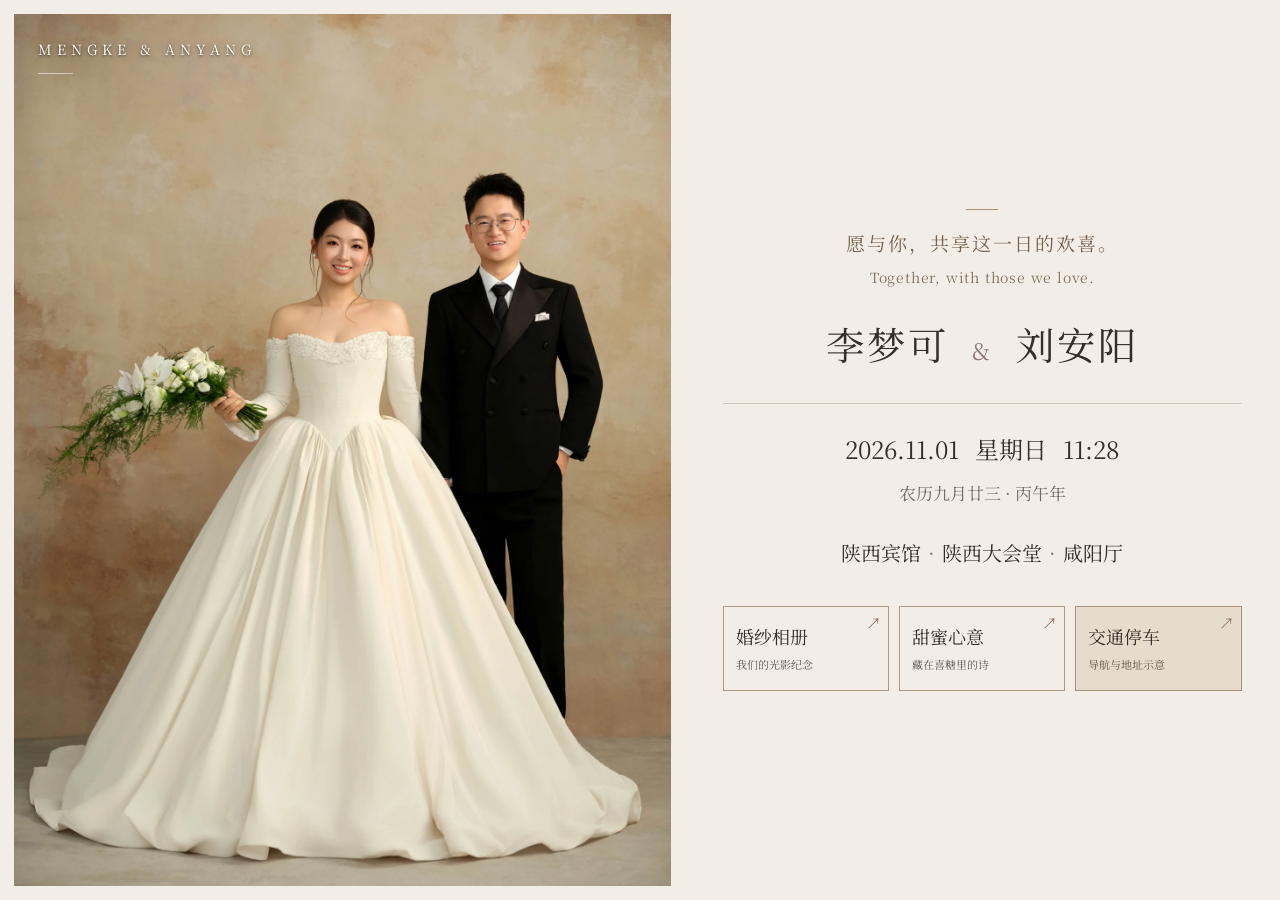
<file: index.html>
<!doctype html><html lang="zh-CN"><head><meta charset="utf-8"><meta name="viewport" content="width=device-width, initial-scale=1"><meta name="theme-color" content="#eee8df"><meta name="robots" content="noindex,nofollow"><title>李梦可 & 刘安阳 · 婚礼邀请函</title><meta name="description" content="11月1日 周日 11:28｜陕西宾馆·咸阳厅。愿与你，共享这一日的欢喜。"><meta property="og:title" content="李梦可 & 刘安阳 · 婚礼邀请函"><meta property="og:description" content="11月1日 周日 11:28｜陕西宾馆·咸阳厅。愿与你，共享这一日的欢喜。"><meta property="og:type" content="website"><meta property="og:locale" content="zh_CN"><meta property="og:site_name" content="梦可与安阳"><meta property="og:image" content="https://mengke-anyang.date/assets/share-portrait-v3.jpg"><meta property="og:image:type" content="image/jpeg"><meta property="og:image:width" content="600"><meta property="og:image:height" content="800"><meta property="og:image:alt" content="梦可与安阳的婚礼肖像"><meta name="twitter:card" content="summary"><meta name="twitter:title" content="李梦可 & 刘安阳 · 婚礼邀请函"><meta name="twitter:description" content="11月1日 周日 11:28｜陕西宾馆·咸阳厅。愿与你，共享这一日的欢喜。"><meta name="twitter:image" content="https://mengke-anyang.date/assets/share-portrait-v3.jpg"><link rel="icon" type="image/png" sizes="32x32" href="logo-seal-v1-32.png"><link rel="icon" type="image/svg+xml" sizes="any" href="logo-seal-v1.svg"><link rel="apple-touch-icon" sizes="180x180" href="logo-seal-v1-180.png"><link rel="preload" href="assets/wedding-serif-v4.woff2" as="font" type="font/woff2" crossorigin><link rel="stylesheet" href="site-v7.css"><meta property="og:url" content="https://mengke-anyang.date/"><link rel="canonical" href="https://mengke-anyang.date/"></head><body class="invitation-home"><main class="invitation-shell"><figure class="welcome-portrait"><img src="assets/welcome-v2.webp" width="1500" height="2000" fetchpriority="high" alt="李梦可与刘安阳身着西装和白纱的婚礼肖像"><figcaption>MENGKE & ANYANG</figcaption></figure><section class="invitation-panel" aria-label="婚礼邀请函"><p class="invitation-note"><span>愿与你，共享这一日的欢喜。</span><small lang="en">Together, with those we love.</small></p><h1>李梦可 <span>&</span> 刘安阳</h1><div class="key-details"><p class="when-line"><time datetime="2026-11-01T11:28:00+08:00">2026.11.01 <span>星期日</span> <strong>11:28</strong></time></p><p class="lunar-line">农历九月廿三 · 丙午年</p><p class="venue-line"><span>陕西宾馆</span><span class="venue-dot">·</span><span>陕西大会堂</span><span class="venue-dot">·</span><span>咸阳厅</span></p></div><nav class="home-doors" aria-label="了解婚礼详情"><a href="photos.html"><span>婚纱相册</span><small>我们的光影纪念</small><b aria-hidden="true">↗</b></a><a href="favors.html"><span>甜蜜心意</span><small>藏在喜糖里的诗</small><b aria-hidden="true">↗</b></a><a href="travel.html"><span>交通停车</span><small>导航与地址示意</small><b aria-hidden="true">↗</b></a></nav></section></main><!-- Cloudflare Web Analytics --><script type='module' src='https://static.cloudflareinsights.com/beacon.min.js' data-cf-beacon='{"token": "6df7eee78b57418db3912f389b7b6bc4"}'></script><!-- End Cloudflare Web Analytics -->  <script defer src="visit-log-v1.js"></script>
</body></html>
</file>
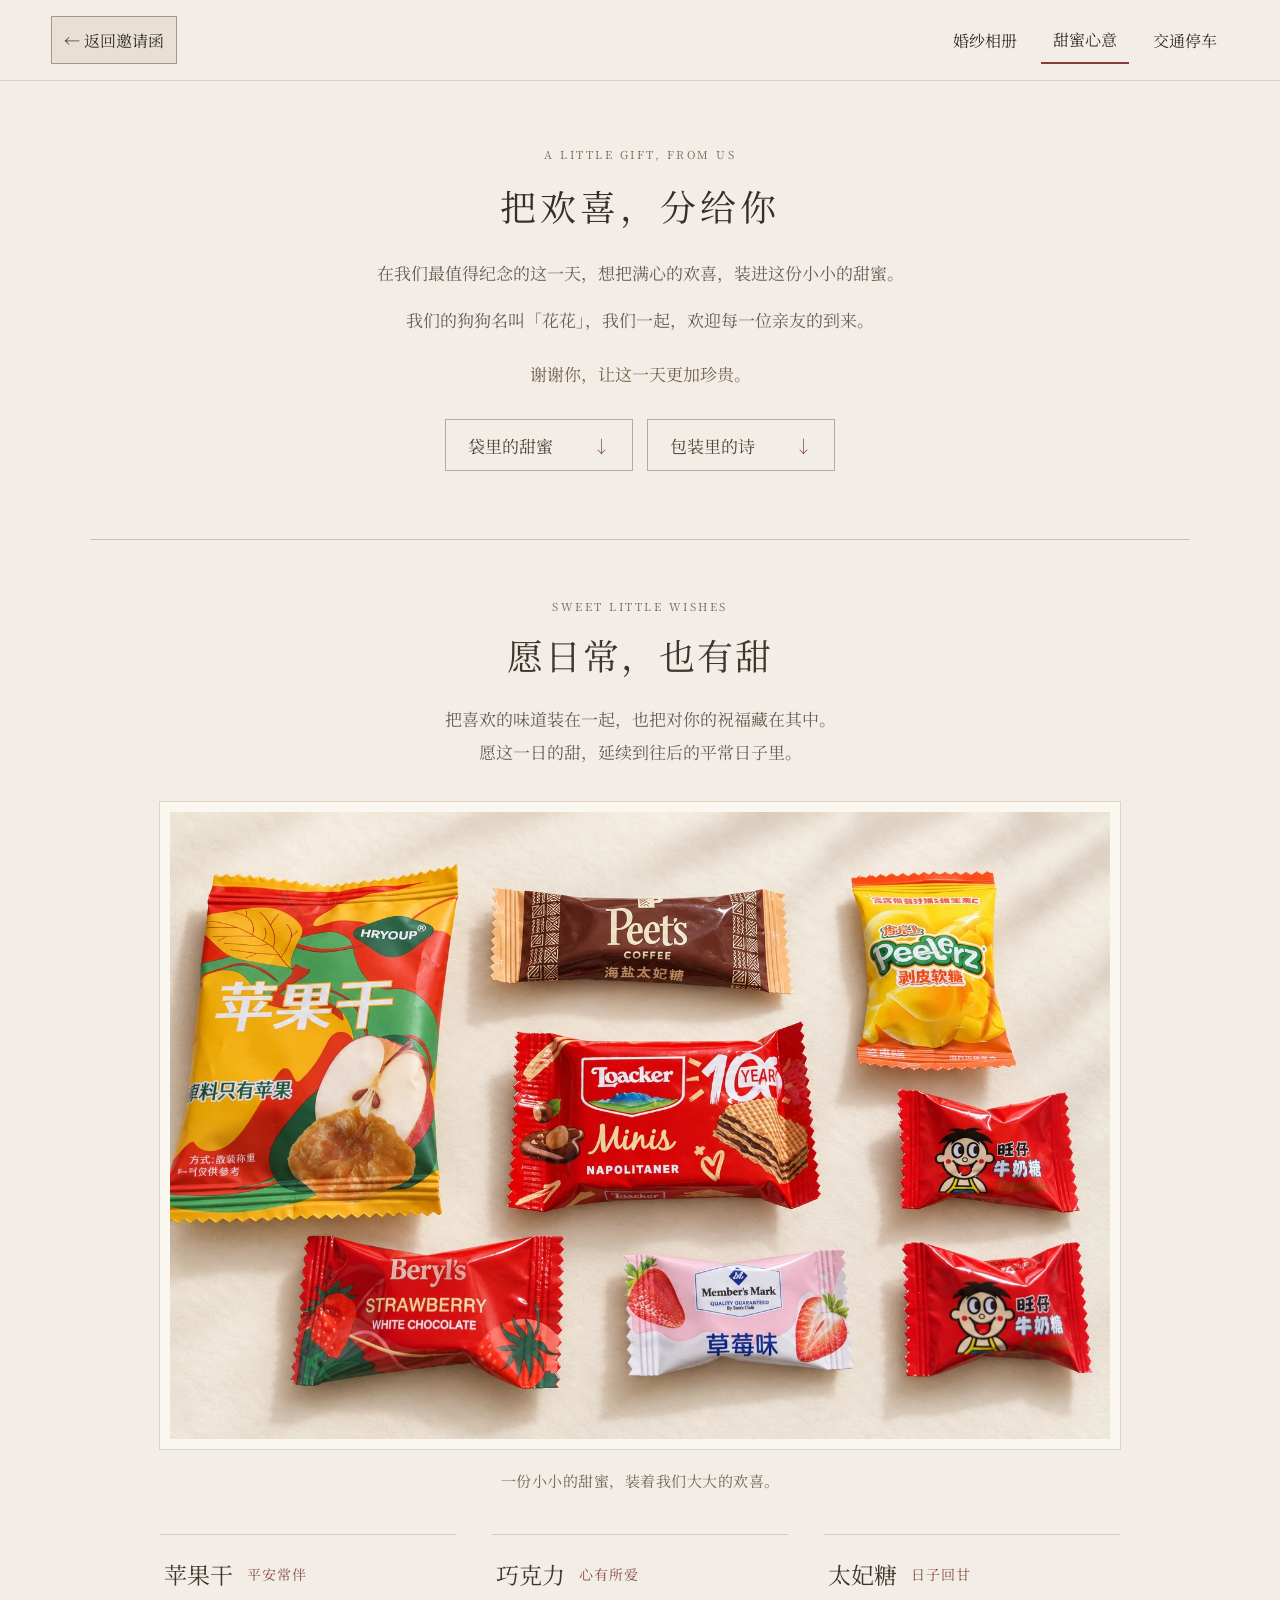
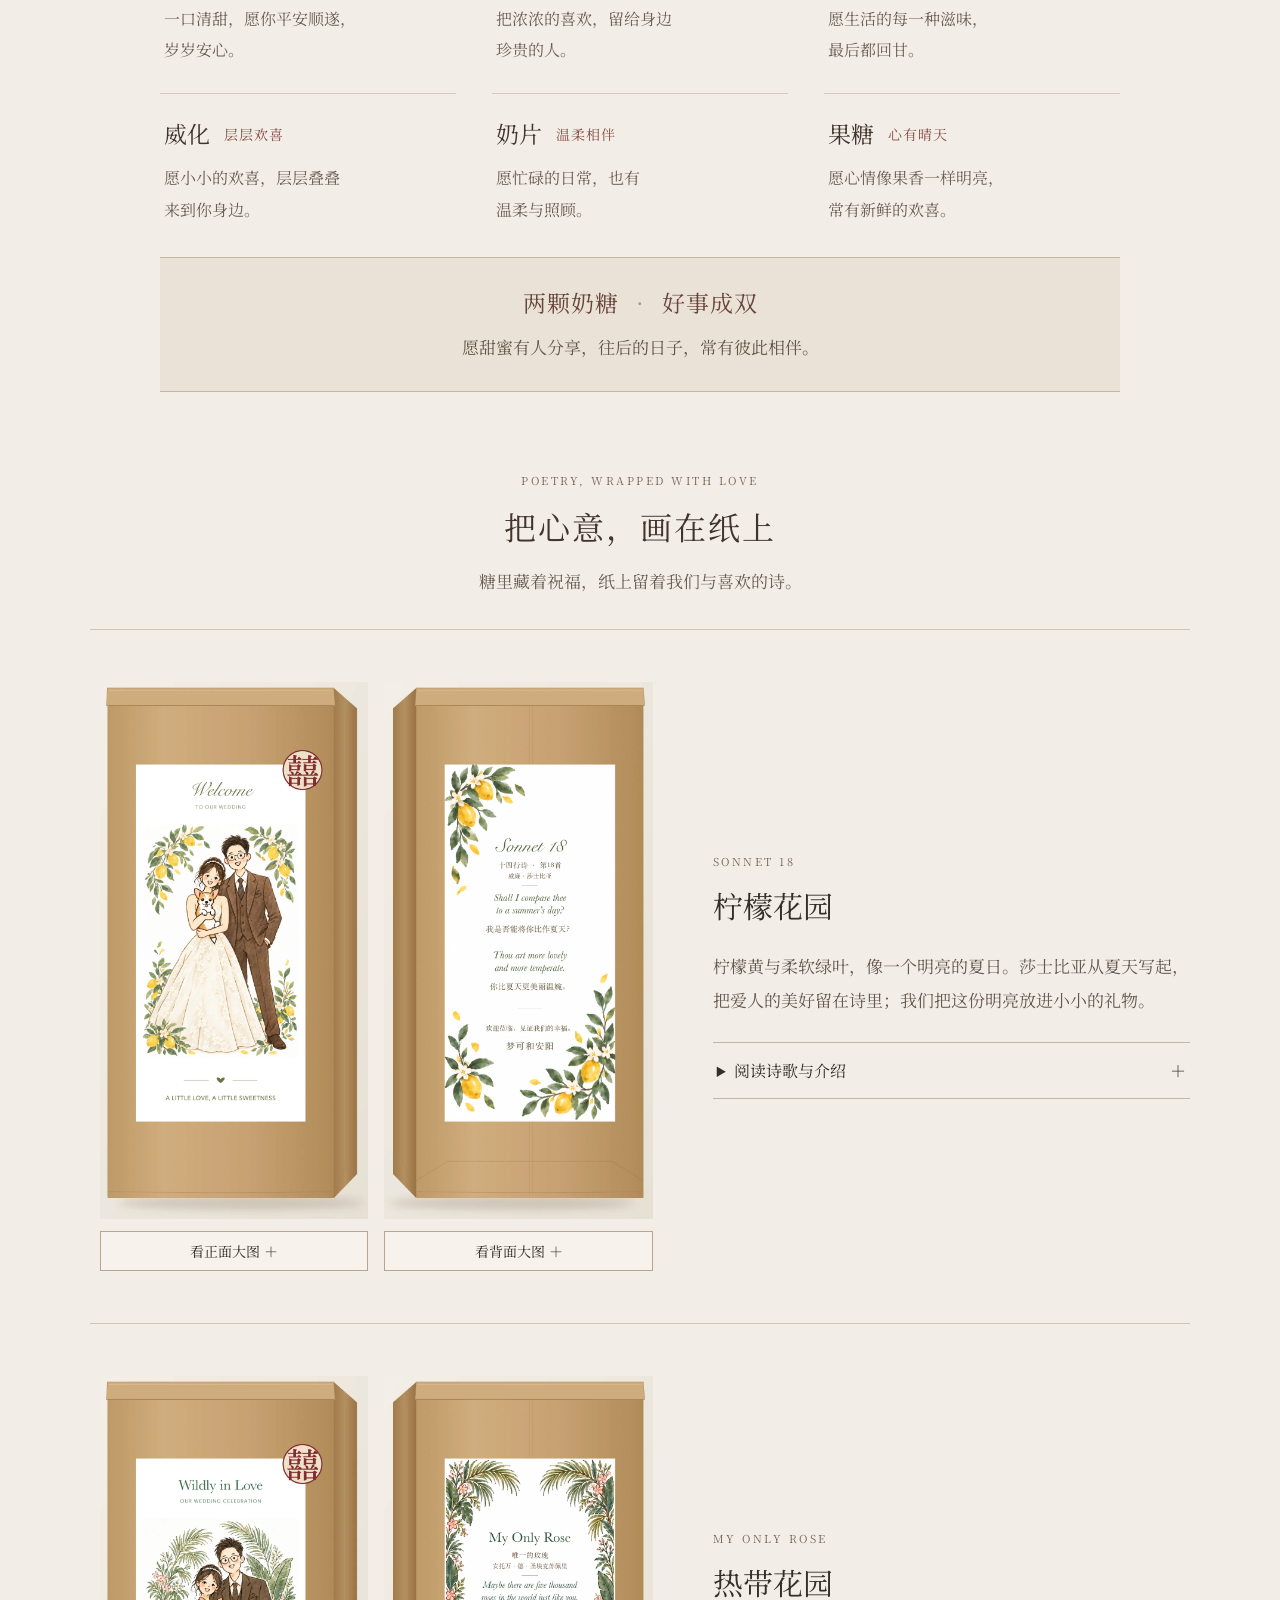
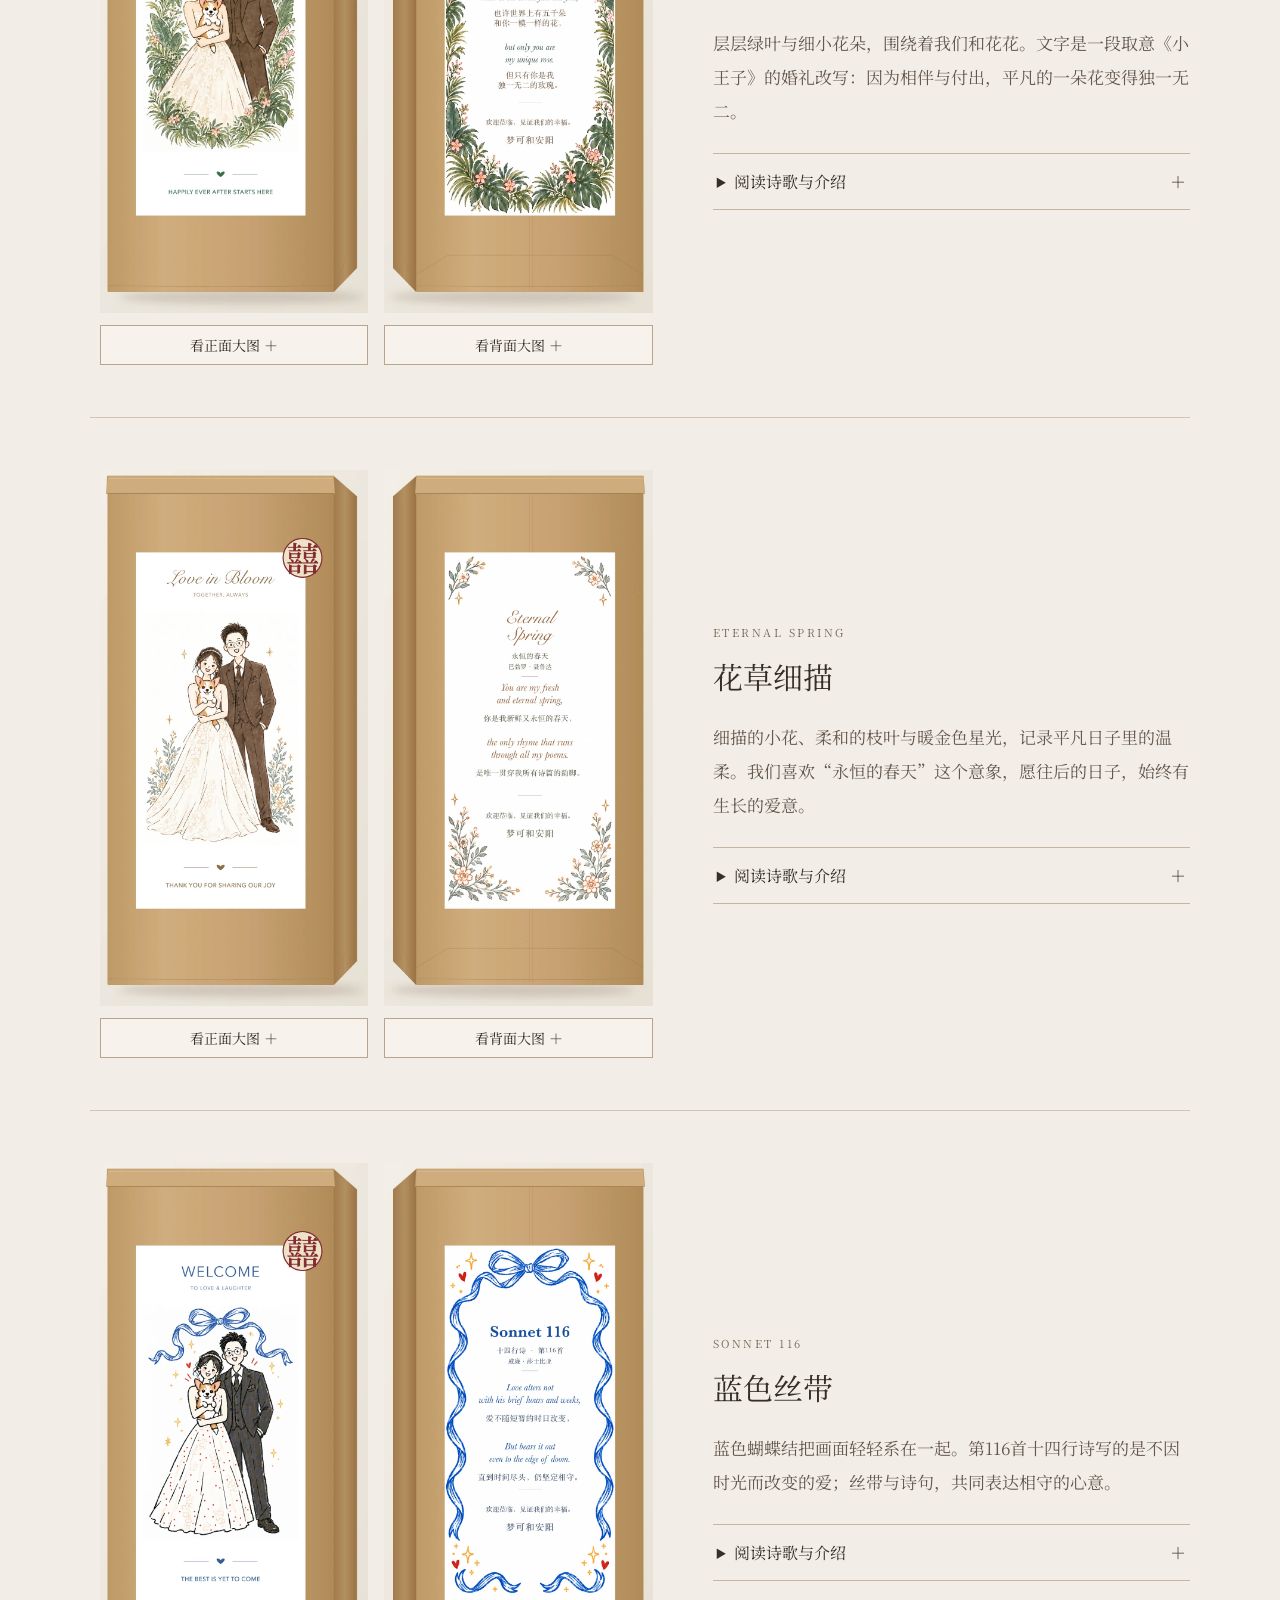
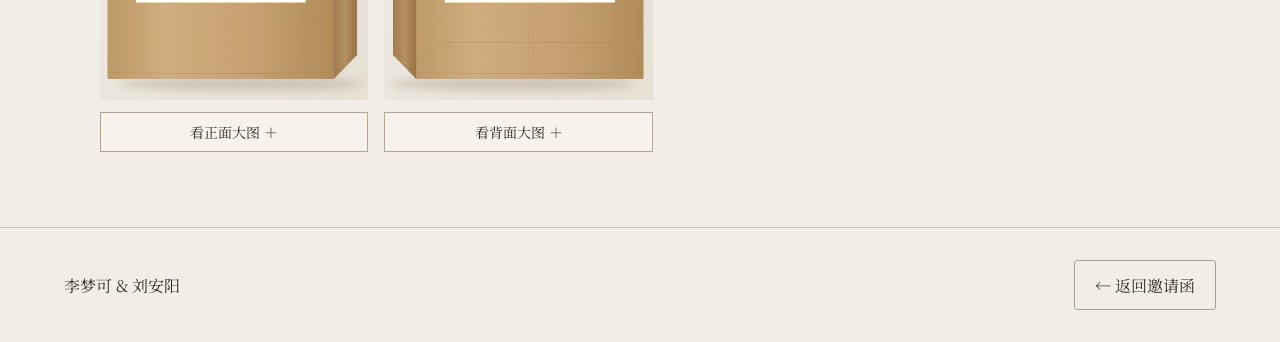
<file: favors.html>
<!doctype html><html lang="zh-CN"><head><meta charset="utf-8"><meta name="viewport" content="width=device-width, initial-scale=1"><meta name="theme-color" content="#eee8df"><meta name="robots" content="noindex,nofollow"><title>甜蜜心意 · 梦可与安阳</title><meta name="description" content="11月1日 周日 11:28｜陕西宾馆·咸阳厅。愿与你，共享这一日的欢喜。"><meta property="og:title" content="李梦可 & 刘安阳 · 婚礼邀请函"><meta property="og:description" content="11月1日 周日 11:28｜陕西宾馆·咸阳厅。愿与你，共享这一日的欢喜。"><meta property="og:type" content="website"><meta property="og:locale" content="zh_CN"><meta property="og:site_name" content="梦可与安阳"><meta property="og:image" content="https://mengke-anyang.date/assets/share-portrait-v3.jpg"><meta property="og:image:type" content="image/jpeg"><meta property="og:image:width" content="600"><meta property="og:image:height" content="800"><meta property="og:image:alt" content="梦可与安阳的婚礼肖像"><meta name="twitter:card" content="summary"><meta name="twitter:title" content="李梦可 & 刘安阳 · 婚礼邀请函"><meta name="twitter:description" content="11月1日 周日 11:28｜陕西宾馆·咸阳厅。愿与你，共享这一日的欢喜。"><meta name="twitter:image" content="https://mengke-anyang.date/assets/share-portrait-v3.jpg"><link rel="icon" type="image/png" sizes="32x32" href="/logo-seal-v1-32.png"><link rel="icon" type="image/svg+xml" sizes="any" href="/logo-seal-v1.svg"><link rel="apple-touch-icon" sizes="180x180" href="/logo-seal-v1-180.png"><link rel="preload" href="/favor-serif-v1.woff" as="font" type="font/woff" crossorigin><link rel="stylesheet" href="/site-v5.css"><meta property="og:url" content="https://mengke-anyang.date/favors.html"><link rel="canonical" href="https://mengke-anyang.date/favors.html"><link rel="stylesheet" href="/favor-contents-v1.css"></head><body><header class="sub-header"><a class="back-home" href="/./">← 返回邀请函</a><nav aria-label="页面导航"><a href="/photos.html">婚纱相册</a><a href="/favors.html" aria-current="page">甜蜜心意</a><a href="/travel.html">交通停车</a></nav></header><main class="page-wrap favor-contents-page"><section class="page-intro"><p class="eyebrow">A LITTLE GIFT, FROM US</p><h1>把欢喜，分给你</h1><div class="favor-welcome"><p><span>在我们最值得纪念的这一天，</span><span>想把满心的欢喜，</span><span>装进这份小小的甜蜜。</span></p><p><span>我们的狗狗名叫「花花」，</span><span>我们一起，</span><span>欢迎每一位亲友的到来。</span></p><p class="welcome-thanks">谢谢你，让这一天更加珍贵。</p></div></section><nav class="favor-jump" aria-label="本页内容"><a href="#sweet-gift">袋里的甜蜜 <span aria-hidden="true">↓</span></a><a href="#poetic-wrap">包装里的诗 <span aria-hidden="true">↓</span></a></nav>
<section class="sweet-gift" id="sweet-gift" aria-labelledby="sweet-heading">
<header class="sweet-heading"><p class="eyebrow" lang="en">SWEET LITTLE WISHES</p><h2 id="sweet-heading">愿日常，也有甜</h2><p>把喜欢的味道装在一起，<br class="small-break">也把对你的祝福藏在其中。<br>愿这一日的甜，延续到往后的平常日子里。</p></header>
<figure class="sweet-still-life"><a href="/sweets-still-life-v2.webp" data-viewer data-viewer-group="sweets" data-caption="一份小小的甜蜜，装着我们大大的欢喜。" aria-label="放大喜糖内容图片" style="display:block"><img src="/sweets-still-life-v2.webp" width="1536" height="1024" alt="米白背景上摆放着苹果干、巧克力、太妃糖、威化、奶片、一颗果糖和两颗奶糖" loading="eager"></a><figcaption>一份小小的甜蜜，装着我们大大的欢喜。</figcaption></figure>
<dl class="sweet-wishes">
<div><dt><span class="sweet-name">苹果干</span><span class="sweet-meaning">平安常伴</span></dt><dd>一口清甜，愿你平安顺遂，<br>岁岁安心。</dd></div>
<div><dt><span class="sweet-name">巧克力</span><span class="sweet-meaning">心有所爱</span></dt><dd>把浓浓的喜欢，留给身边<br>珍贵的人。</dd></div>
<div><dt><span class="sweet-name">太妃糖</span><span class="sweet-meaning">日子回甘</span></dt><dd>愿生活的每一种滋味，<br>最后都回甘。</dd></div>
<div><dt><span class="sweet-name">威化</span><span class="sweet-meaning">层层欢喜</span></dt><dd>愿小小的欢喜，层层叠叠<br>来到你身边。</dd></div>
<div><dt><span class="sweet-name">奶片</span><span class="sweet-meaning">温柔相伴</span></dt><dd>愿忙碌的日常，也有<br>温柔与照顾。</dd></div>
<div><dt><span class="sweet-name">果糖</span><span class="sweet-meaning">心有晴天</span></dt><dd>愿心情像果香一样明亮，<br>常有新鲜的欢喜。</dd></div>
</dl>
<div class="sweet-pair"><p class="pair-name">两颗奶糖<span aria-hidden="true"> · </span>好事成双</p><p>愿甜蜜有人分享，<br class="small-break">往后的日子，常有彼此相伴。</p></div>
</section>
<section class="wrap-heading" id="poetic-wrap" aria-labelledby="wrap-title"><p class="eyebrow" lang="en">POETRY, WRAPPED WITH LOVE</p><h2 id="wrap-title">把心意，画在纸上</h2><p>糖里藏着祝福，纸上留着我们与喜欢的诗。</p></section>
<div class="favor-collection"><article class="favor-card" id="favor-02"><div class="favor-art"><a href="/assets/favor-02-front-v5.webp" data-viewer data-caption="柠檬花园 · 包装正面" aria-label="放大柠檬花园包装正面"><img src="/assets/favor-02-front-v5.webp" width="900" height="1800" loading="lazy" alt="柠檬花园包装，正面右上角带红色喜字"><span class="zoom-label">看正面大图 ＋</span></a><a class="back-art" href="/assets/favor-02-back-v5.webp" data-viewer data-caption="柠檬花园 · 诗歌背面" aria-label="放大柠檬花园诗歌背面"><img src="/assets/favor-02-back-v5.webp" width="900" height="1800" loading="lazy" alt="柠檬花园中英文诗歌背面"><span class="zoom-label">看背面大图 ＋</span></a></div><div class="favor-copy"><p class="eyebrow">SONNET 18</p><h2>柠檬花园</h2><p>柠檬黄与柔软绿叶，像一个明亮的夏日。莎士比亚从夏天写起，把爱人的美好留在诗里；我们把这份明亮放进小小的礼物。</p><details><summary>阅读诗歌与介绍 <span aria-hidden="true">＋</span></summary><div class="poem-detail"><h3>Sonnet 18</h3><p class="poem-author">威廉·莎士比亚 · 十四行诗第18首</p><blockquote><p lang="en">Shall I compare thee to a summer’s day?<br>Thou art more lovely and more temperate.</p><p>我是否能将你比作夏天？<br>你比夏天更美丽温婉。</p></blockquote></div></details></div></article><article class="favor-card" id="favor-07"><div class="favor-art"><a href="/assets/favor-07-front-v5.webp" data-viewer data-caption="热带花园 · 包装正面" aria-label="放大热带花园包装正面"><img src="/assets/favor-07-front-v5.webp" width="900" height="1800" loading="lazy" alt="热带花园包装，正面右上角带红色喜字"><span class="zoom-label">看正面大图 ＋</span></a><a class="back-art" href="/assets/favor-07-back-v5.webp" data-viewer data-caption="热带花园 · 诗歌背面" aria-label="放大热带花园诗歌背面"><img src="/assets/favor-07-back-v5.webp" width="900" height="1800" loading="lazy" alt="热带花园中英文诗歌背面"><span class="zoom-label">看背面大图 ＋</span></a></div><div class="favor-copy"><p class="eyebrow">MY ONLY ROSE</p><h2>热带花园</h2><p>层层绿叶与细小花朵，围绕着我们和花花。文字是一段取意《小王子》的婚礼改写：因为相伴与付出，平凡的一朵花变得独一无二。</p><details><summary>阅读诗歌与介绍 <span aria-hidden="true">＋</span></summary><div class="poem-detail"><h3>My Only Rose</h3><p class="poem-author">取意《小王子》的玫瑰意象</p><blockquote><p lang="en">Maybe there are five thousand roses in the world just like you,<br>but only you are my unique rose.</p><p>也许世界上有五千朵和你一模一样的花，<br>但只有你是我独一无二的玫瑰。</p></blockquote></div></details></div></article><article class="favor-card" id="favor-08"><div class="favor-art"><a href="/assets/favor-08-front-v5.webp" data-viewer data-caption="花草细描 · 包装正面" aria-label="放大花草细描包装正面"><img src="/assets/favor-08-front-v5.webp" width="900" height="1800" loading="lazy" alt="花草细描包装，正面右上角带红色喜字"><span class="zoom-label">看正面大图 ＋</span></a><a class="back-art" href="/assets/favor-08-back-v5.webp" data-viewer data-caption="花草细描 · 诗歌背面" aria-label="放大花草细描诗歌背面"><img src="/assets/favor-08-back-v5.webp" width="900" height="1800" loading="lazy" alt="花草细描中英文诗歌背面"><span class="zoom-label">看背面大图 ＋</span></a></div><div class="favor-copy"><p class="eyebrow">ETERNAL SPRING</p><h2>花草细描</h2><p>细描的小花、柔和的枝叶与暖金色星光，记录平凡日子里的温柔。我们喜欢“永恒的春天”这个意象，愿往后的日子，始终有生长的爱意。</p><details><summary>阅读诗歌与介绍 <span aria-hidden="true">＋</span></summary><div class="poem-detail"><h3>Eternal Spring</h3><p class="poem-author">婚礼选句 · 永恒的春天</p><blockquote><p lang="en">You are my fresh and eternal spring,<br>the only rhyme that runs through all my poems.</p><p>你是我新鲜又永恒的春天，<br>是唯一贯穿我所有诗篇的韵脚。</p></blockquote></div></details></div></article><article class="favor-card" id="favor-09"><div class="favor-art"><a href="/assets/favor-09-front-v5.webp" data-viewer data-caption="蓝色丝带 · 包装正面" aria-label="放大蓝色丝带包装正面"><img src="/assets/favor-09-front-v5.webp" width="900" height="1800" loading="lazy" alt="蓝色丝带包装，正面右上角带红色喜字"><span class="zoom-label">看正面大图 ＋</span></a><a class="back-art" href="/assets/favor-09-back-v5.webp" data-viewer data-caption="蓝色丝带 · 诗歌背面" aria-label="放大蓝色丝带诗歌背面"><img src="/assets/favor-09-back-v5.webp" width="900" height="1800" loading="lazy" alt="蓝色丝带中英文诗歌背面"><span class="zoom-label">看背面大图 ＋</span></a></div><div class="favor-copy"><p class="eyebrow">SONNET 116</p><h2>蓝色丝带</h2><p>蓝色蝴蝶结把画面轻轻系在一起。第116首十四行诗写的是不因时光而改变的爱；丝带与诗句，共同表达相守的心意。</p><details><summary>阅读诗歌与介绍 <span aria-hidden="true">＋</span></summary><div class="poem-detail"><h3>Sonnet 116</h3><p class="poem-author">威廉·莎士比亚 · 十四行诗第116首</p><blockquote><p lang="en">Love alters not with his brief hours and weeks,<br>But bears it out even to the edge of doom.</p><p>爱不随短暂的时日改变，<br>直到时间尽头，仍坚定相守。</p></blockquote></div></details></div></article></div></main><footer class="sub-footer"><span>李梦可 & 刘安阳</span><a href="/./" class="button">← 返回邀请函</a></footer><dialog id="viewer" aria-label="大图查看"><button class="viewer-close" aria-label="关闭大图">关闭 ×</button><figure><img id="viewer-image" alt=""><figcaption id="viewer-caption"></figcaption></figure><div class="viewer-controls"><button id="previous">← 上一张</button><button id="next">下一张 →</button></div></dialog><script src="/favors-viewer-v2.js" defer></script><!-- Cloudflare Web Analytics --><script type='module' src='https://static.cloudflareinsights.com/beacon.min.js' data-cf-beacon='{"token": "6df7eee78b57418db3912f389b7b6bc4"}'></script><!-- End Cloudflare Web Analytics -->  <script defer src="visit-log-v1.js"></script>
</body></html>
</file>
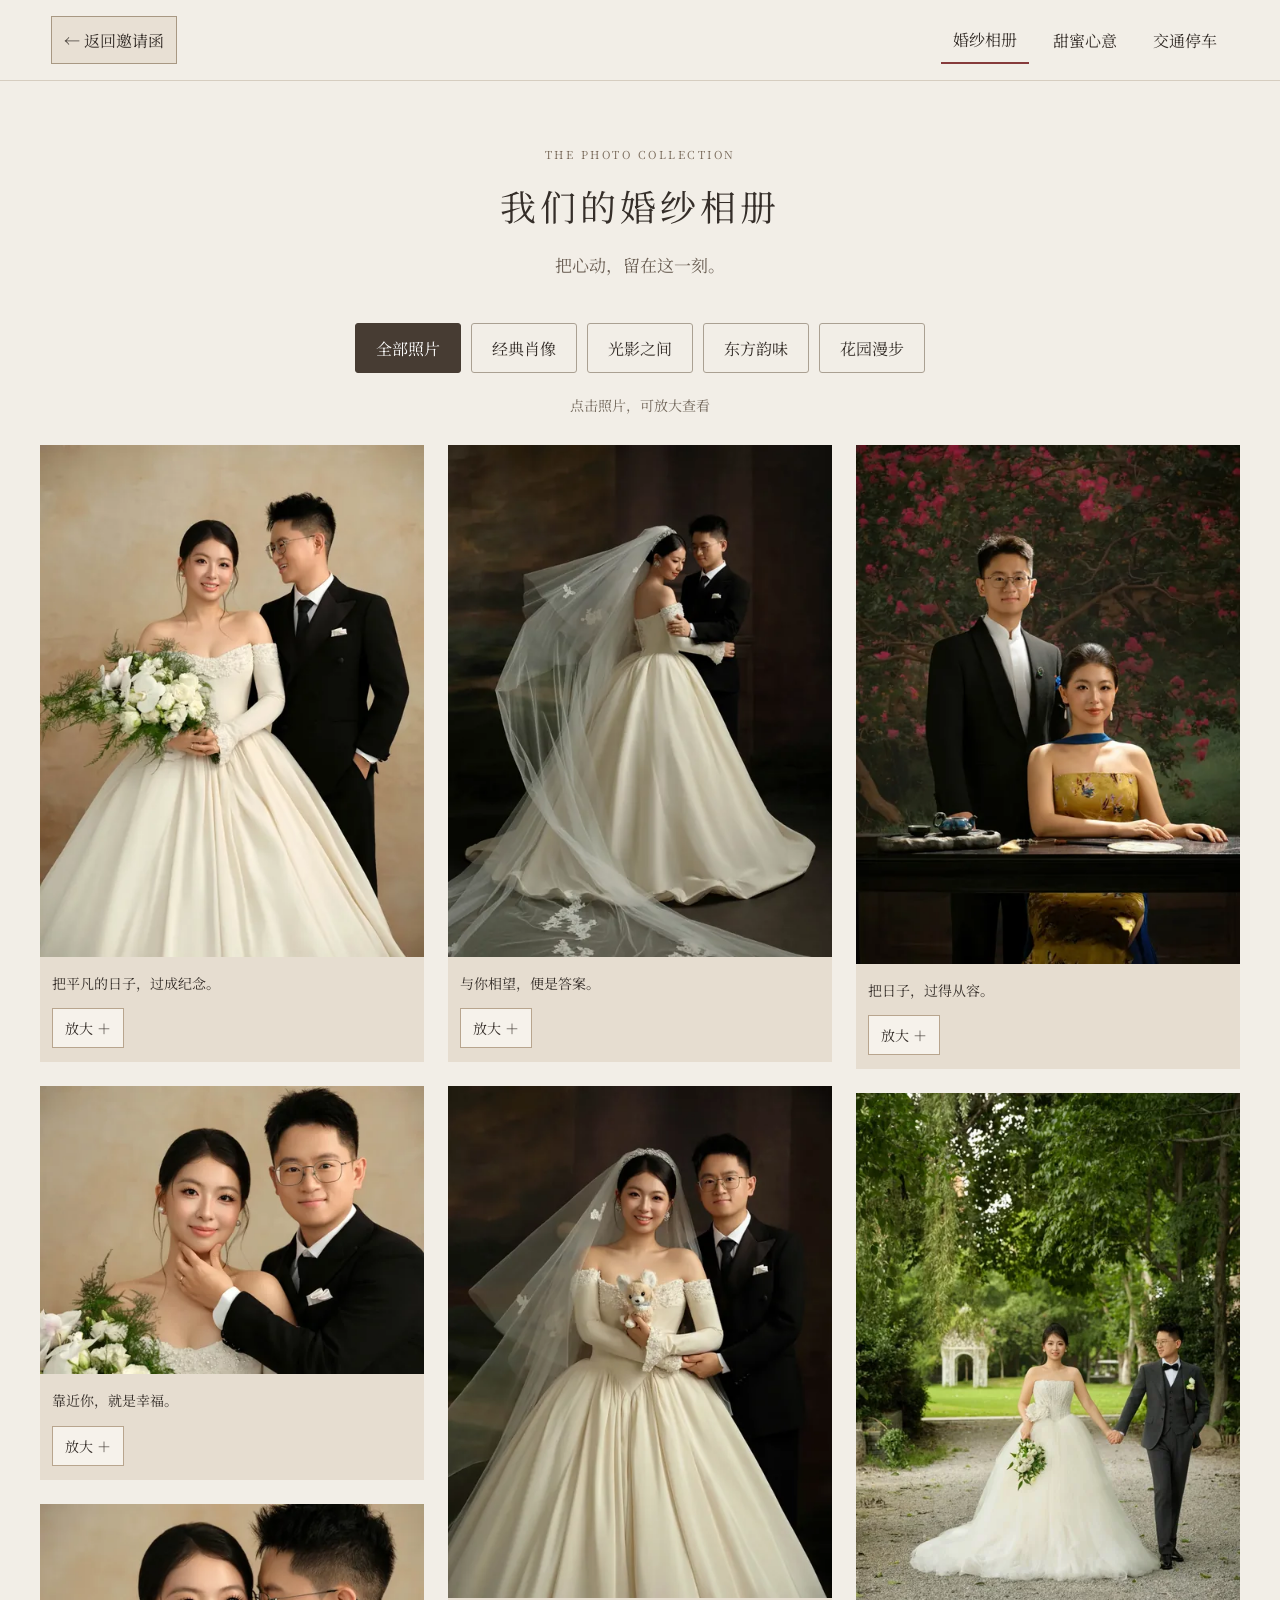
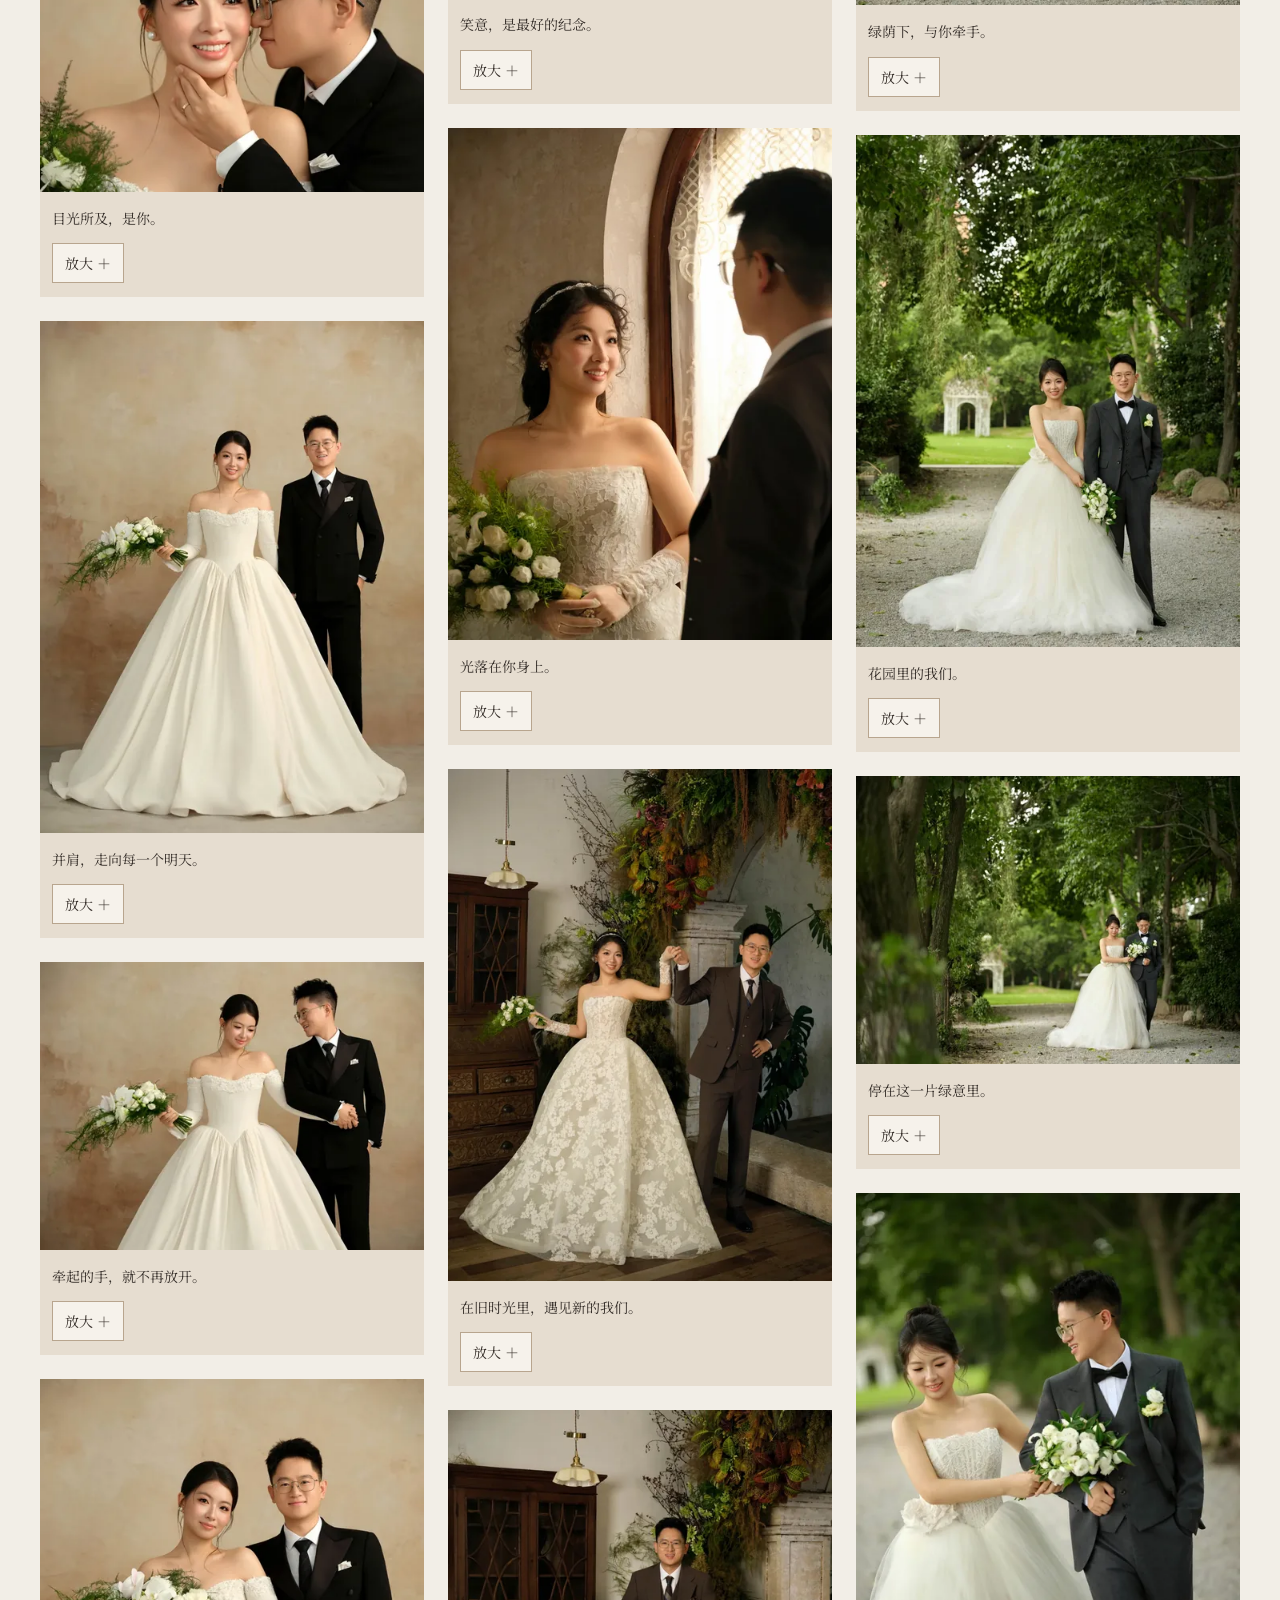
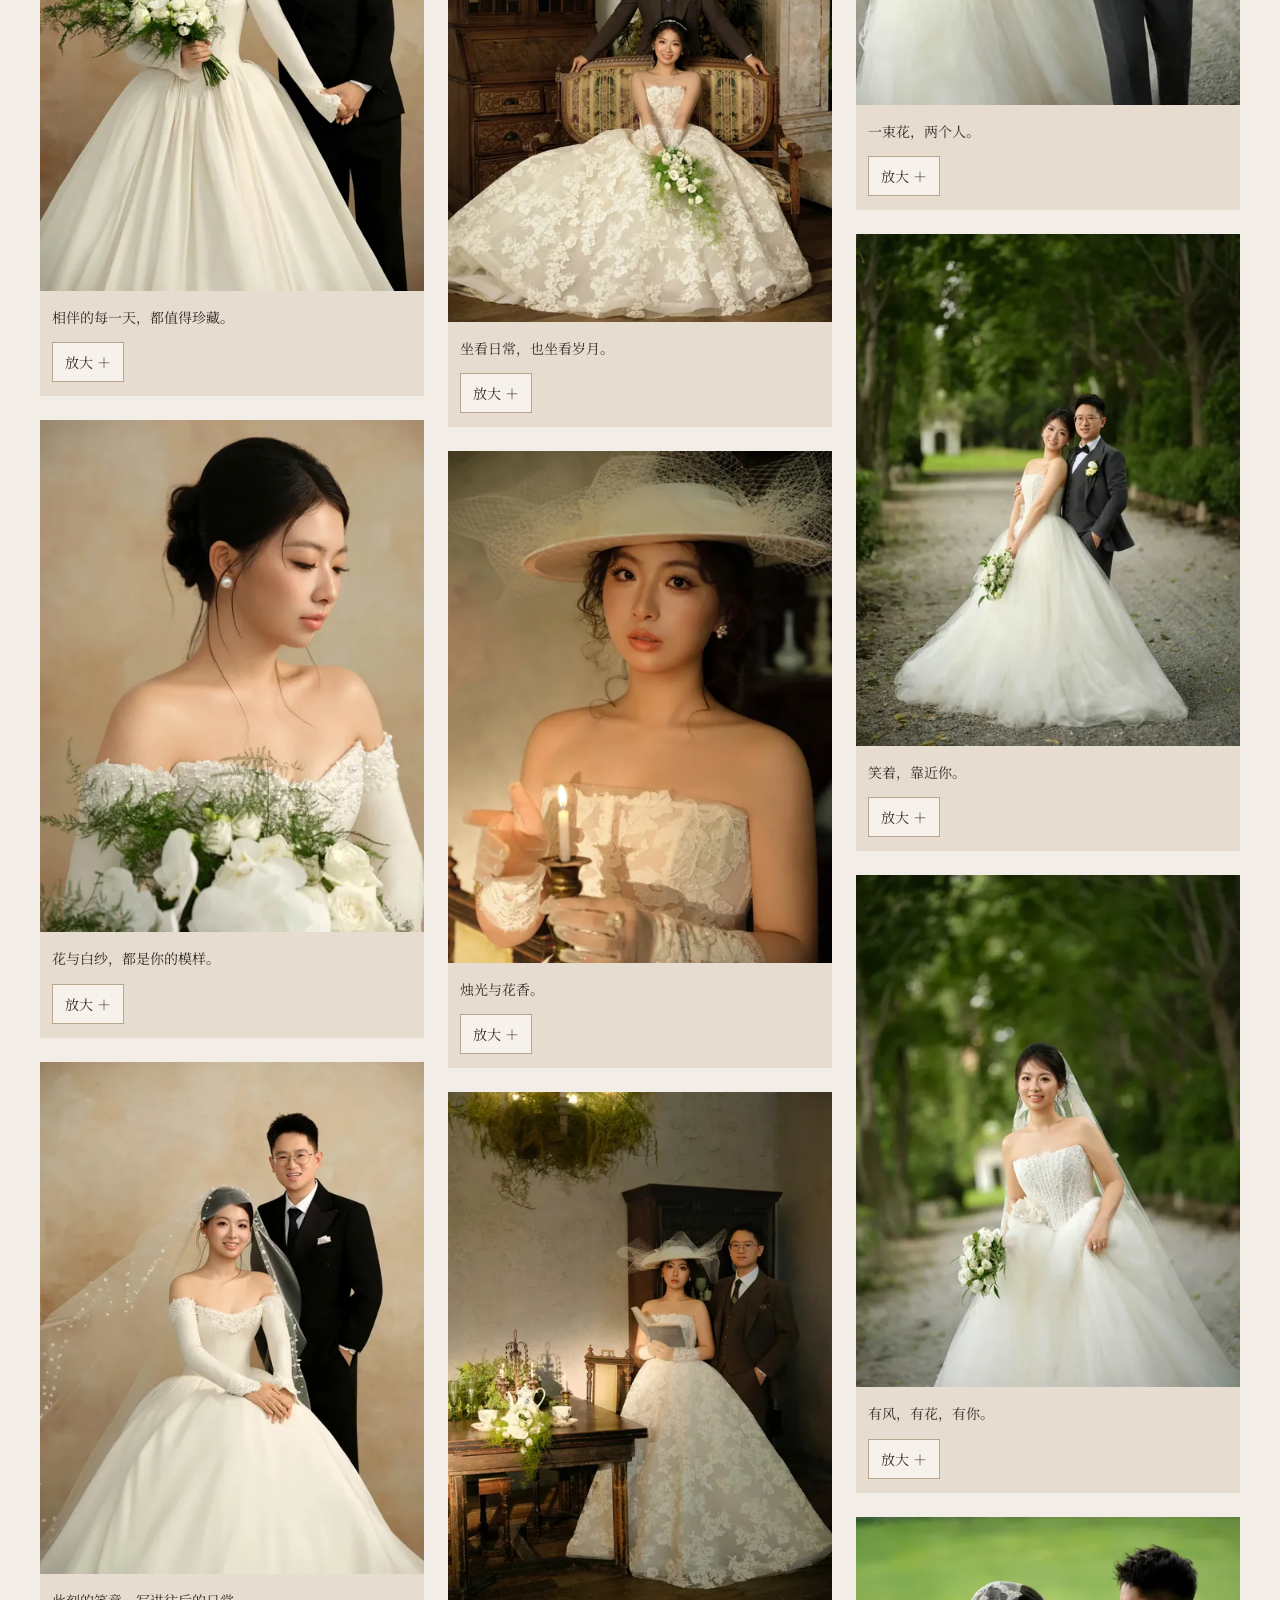
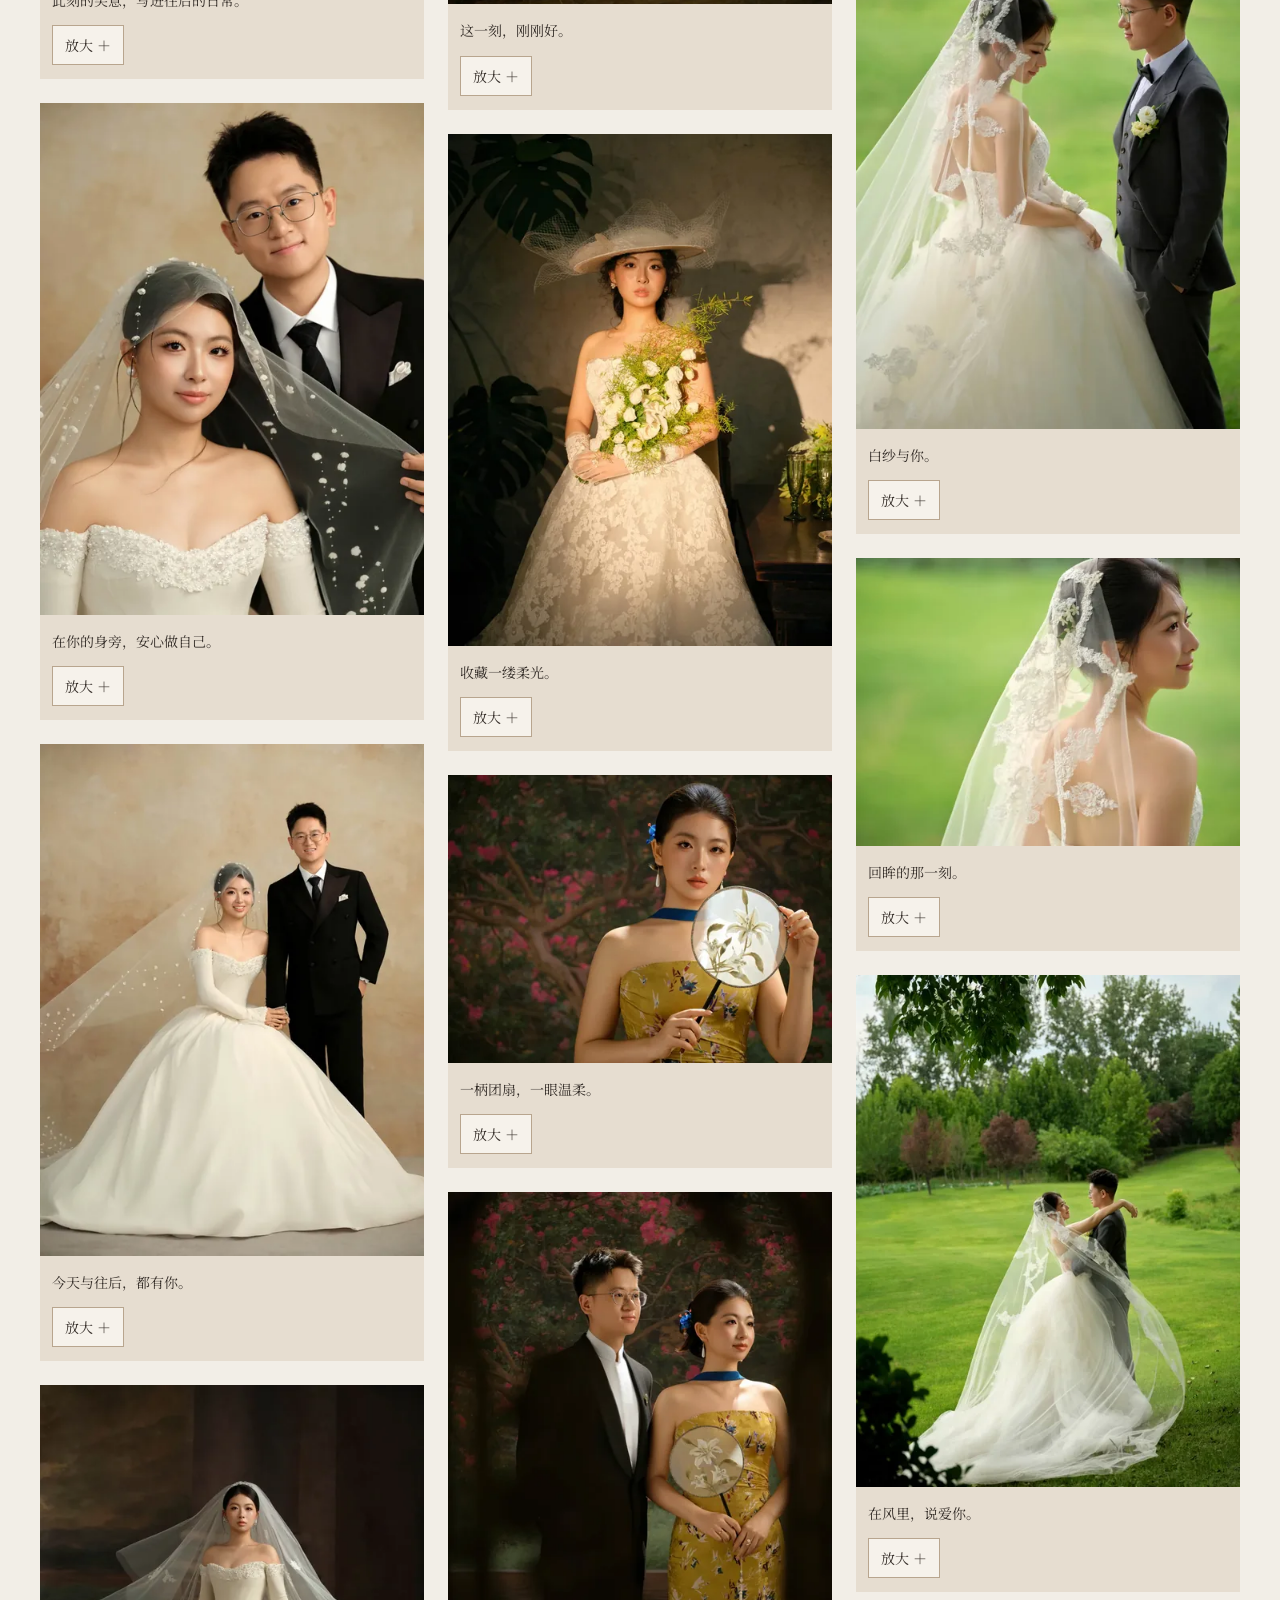
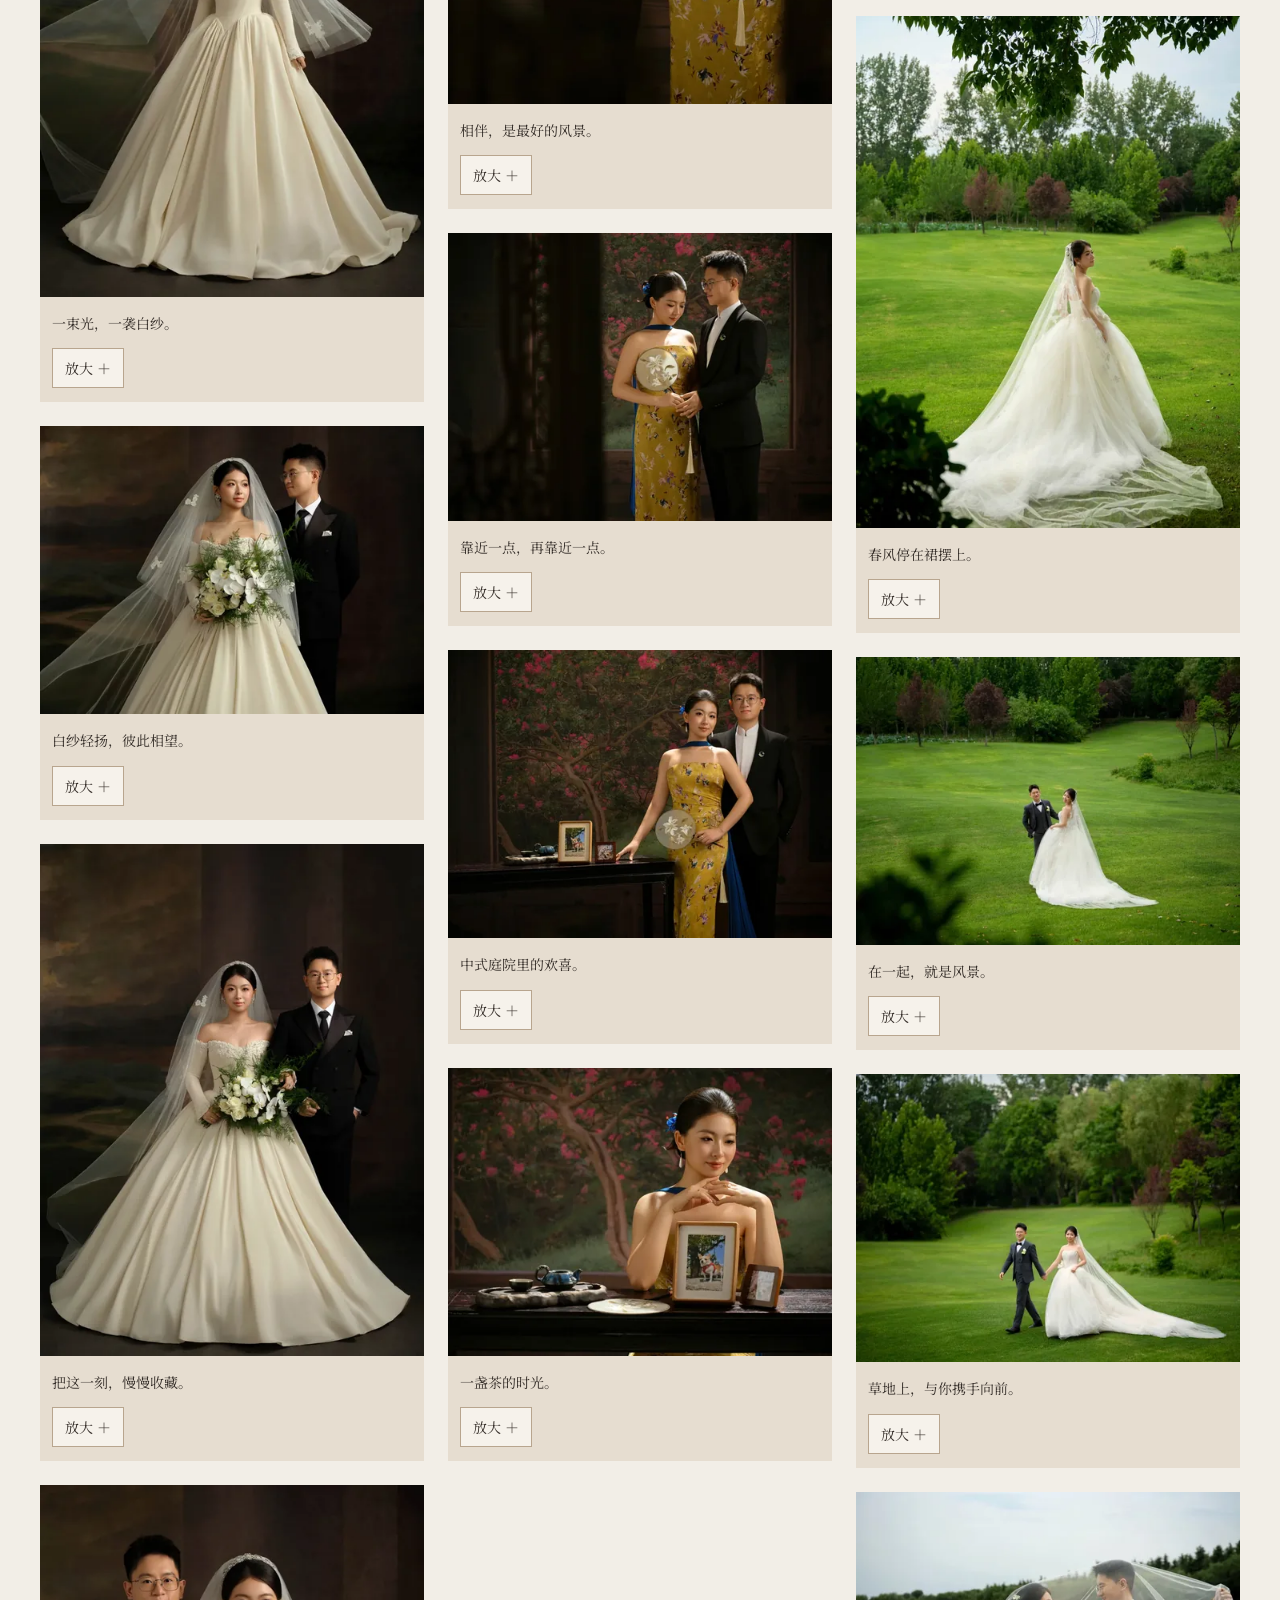
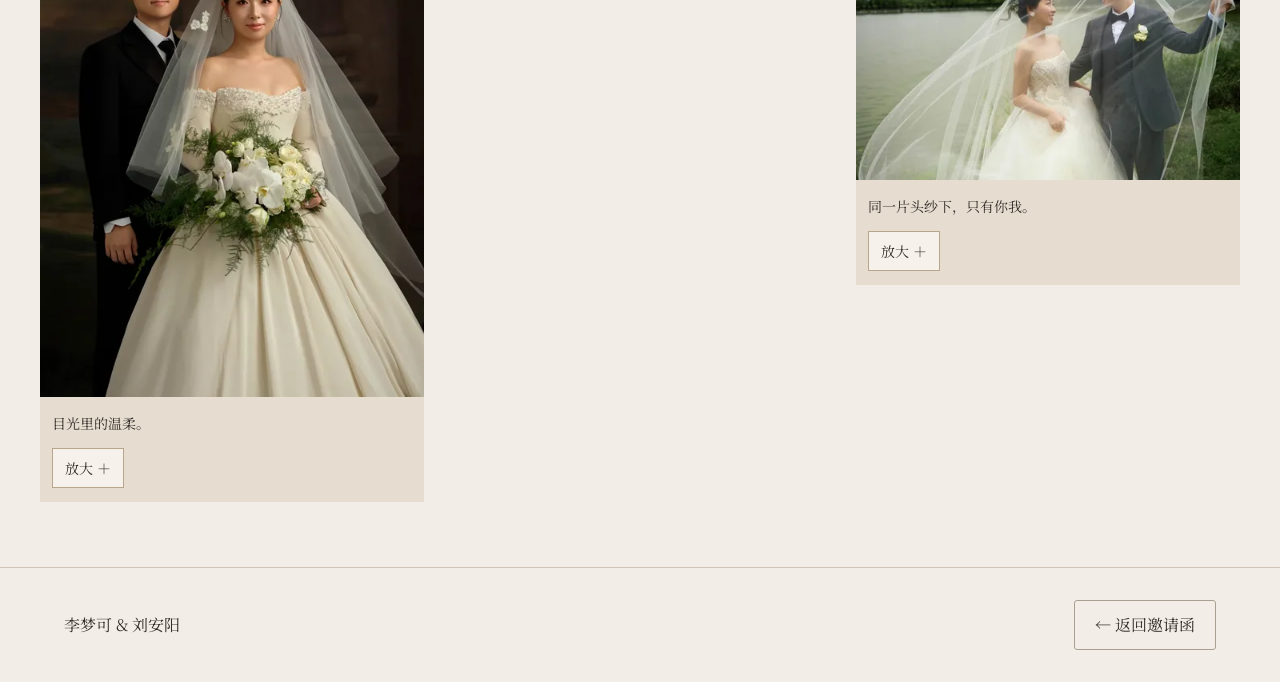
<file: photos.html>
<!doctype html><html lang="zh-CN"><head><meta charset="utf-8"><meta name="viewport" content="width=device-width, initial-scale=1"><meta name="theme-color" content="#eee8df"><meta name="robots" content="noindex,nofollow"><title>婚纱相册 · 梦可与安阳</title><meta name="description" content="11月1日 周日 11:28｜陕西宾馆·咸阳厅。愿与你，共享这一日的欢喜。"><meta property="og:title" content="李梦可 & 刘安阳 · 婚礼邀请函"><meta property="og:description" content="11月1日 周日 11:28｜陕西宾馆·咸阳厅。愿与你，共享这一日的欢喜。"><meta property="og:type" content="website"><meta property="og:locale" content="zh_CN"><meta property="og:site_name" content="梦可与安阳"><meta property="og:image" content="https://mengke-anyang.date/assets/share-portrait-v3.jpg"><meta property="og:image:type" content="image/jpeg"><meta property="og:image:width" content="600"><meta property="og:image:height" content="800"><meta property="og:image:alt" content="梦可与安阳的婚礼肖像"><meta name="twitter:card" content="summary"><meta name="twitter:title" content="李梦可 & 刘安阳 · 婚礼邀请函"><meta name="twitter:description" content="11月1日 周日 11:28｜陕西宾馆·咸阳厅。愿与你，共享这一日的欢喜。"><meta name="twitter:image" content="https://mengke-anyang.date/assets/share-portrait-v3.jpg"><link rel="icon" type="image/png" sizes="32x32" href="logo-seal-v1-32.png"><link rel="icon" type="image/svg+xml" sizes="any" href="logo-seal-v1.svg"><link rel="apple-touch-icon" sizes="180x180" href="logo-seal-v1-180.png"><link rel="preload" href="assets/wedding-serif-v4.woff2" as="font" type="font/woff2" crossorigin><link rel="stylesheet" href="site-v7.css"><meta property="og:url" content="https://mengke-anyang.date/photos.html"><link rel="canonical" href="https://mengke-anyang.date/photos.html"><link rel="stylesheet" href="photos-progress-v1.css"><noscript><style>.photo-tile>img{display:none}</style></noscript></head><body><header class="sub-header"><a class="back-home" href="./">← 返回邀请函</a><nav aria-label="页面导航"><a href="photos.html" aria-current="page">婚纱相册</a><a href="favors.html">甜蜜心意</a><a href="travel.html">交通停车</a></nav></header><main class="page-wrap"><section class="page-intro"><p class="eyebrow">THE PHOTO COLLECTION</p><h1>我们的婚纱相册</h1><p>把心动，留在这一刻。</p></section><div class="filter-bar" aria-label="按拍摄风格筛选"><button data-filter="全部" aria-pressed="true">全部照片</button><button data-filter="经典肖像" aria-pressed="false">经典肖像</button><button data-filter="光影之间" aria-pressed="false">光影之间</button><button data-filter="东方韵味" aria-pressed="false">东方韵味</button><button data-filter="花园漫步" aria-pressed="false">花园漫步</button></div><p class="gallery-help" id="photo-count" aria-live="polite">点击照片，可放大查看</p><div class="photo-masonry"><a class="photo-tile" href="images/photo-01-hd-v2.webp" data-viewer data-group="经典肖像" data-caption="把平凡的日子，过成纪念。" aria-label="放大照片：把平凡的日子，过成纪念。"><img src="[data-uri]" data-src="photo-01-thumb-480-v1.webp" data-srcset="photo-01-thumb-480-v1.webp 480w, photo-01-thumb-720-v1.webp 720w" sizes="(max-width:760px) calc((100vw - 48px)/2), (max-width:1000px) calc((100vw - 104px)/2), (max-width:1400px) calc((100vw - 128px)/3), 424px" width="1350" height="1800" style="aspect-ratio:1350/1800" decoding="async" data-state="idle" alt="把平凡的日子，过成纪念。"><noscript><img src="photo-01-thumb-480-v1.webp" width="1350" height="1800" loading="lazy" decoding="async" alt="把平凡的日子，过成纪念。"></noscript><span class="photo-caption">把平凡的日子，过成纪念。</span><span class="zoom-label">放大 ＋</span></a><a class="photo-tile" href="images/photo-02-hd-v2.webp" data-viewer data-group="经典肖像" data-caption="靠近你，就是幸福。" aria-label="放大照片：靠近你，就是幸福。"><img src="[data-uri]" data-src="photo-02-thumb-480-v1.webp" data-srcset="photo-02-thumb-480-v1.webp 480w, photo-02-thumb-720-v1.webp 720w" sizes="(max-width:760px) calc((100vw - 48px)/2), (max-width:1000px) calc((100vw - 104px)/2), (max-width:1400px) calc((100vw - 128px)/3), 424px" width="1400" height="1050" style="aspect-ratio:1400/1050" decoding="async" data-state="idle" alt="靠近你，就是幸福。"><noscript><img src="photo-02-thumb-480-v1.webp" width="1400" height="1050" loading="lazy" decoding="async" alt="靠近你，就是幸福。"></noscript><span class="photo-caption">靠近你，就是幸福。</span><span class="zoom-label">放大 ＋</span></a><a class="photo-tile" href="images/photo-03-hd-v2.webp" data-viewer data-group="经典肖像" data-caption="目光所及，是你。" aria-label="放大照片：目光所及，是你。"><img src="[data-uri]" data-src="photo-03-thumb-480-v1.webp" data-srcset="photo-03-thumb-480-v1.webp 480w, photo-03-thumb-720-v1.webp 720w" sizes="(max-width:760px) calc((100vw - 48px)/2), (max-width:1000px) calc((100vw - 104px)/2), (max-width:1400px) calc((100vw - 128px)/3), 424px" width="1400" height="1050" style="aspect-ratio:1400/1050" decoding="async" data-state="idle" alt="目光所及，是你。"><noscript><img src="photo-03-thumb-480-v1.webp" width="1400" height="1050" loading="lazy" decoding="async" alt="目光所及，是你。"></noscript><span class="photo-caption">目光所及，是你。</span><span class="zoom-label">放大 ＋</span></a><a class="photo-tile" href="images/photo-04-hd-v2.webp" data-viewer data-group="经典肖像" data-caption="并肩，走向每一个明天。" aria-label="放大照片：并肩，走向每一个明天。"><img src="[data-uri]" data-src="photo-04-thumb-480-v1.webp" data-srcset="photo-04-thumb-480-v1.webp 480w, photo-04-thumb-720-v1.webp 720w" sizes="(max-width:760px) calc((100vw - 48px)/2), (max-width:1000px) calc((100vw - 104px)/2), (max-width:1400px) calc((100vw - 128px)/3), 424px" width="1350" height="1800" style="aspect-ratio:1350/1800" decoding="async" data-state="idle" alt="并肩，走向每一个明天。"><noscript><img src="photo-04-thumb-480-v1.webp" width="1350" height="1800" loading="lazy" decoding="async" alt="并肩，走向每一个明天。"></noscript><span class="photo-caption">并肩，走向每一个明天。</span><span class="zoom-label">放大 ＋</span></a><a class="photo-tile" href="images/photo-05-hd-v2.webp" data-viewer data-group="经典肖像" data-caption="牵起的手，就不再放开。" aria-label="放大照片：牵起的手，就不再放开。"><img src="[data-uri]" data-src="photo-05-thumb-480-v1.webp" data-srcset="photo-05-thumb-480-v1.webp 480w, photo-05-thumb-720-v1.webp 720w" sizes="(max-width:760px) calc((100vw - 48px)/2), (max-width:1000px) calc((100vw - 104px)/2), (max-width:1400px) calc((100vw - 128px)/3), 424px" width="1400" height="1050" style="aspect-ratio:1400/1050" decoding="async" data-state="idle" alt="牵起的手，就不再放开。"><noscript><img src="photo-05-thumb-480-v1.webp" width="1400" height="1050" loading="lazy" decoding="async" alt="牵起的手，就不再放开。"></noscript><span class="photo-caption">牵起的手，就不再放开。</span><span class="zoom-label">放大 ＋</span></a><a class="photo-tile" href="images/photo-06-hd-v2.webp" data-viewer data-group="经典肖像" data-caption="相伴的每一天，都值得珍藏。" aria-label="放大照片：相伴的每一天，都值得珍藏。"><img src="[data-uri]" data-src="photo-06-thumb-480-v1.webp" data-srcset="photo-06-thumb-480-v1.webp 480w, photo-06-thumb-720-v1.webp 720w" sizes="(max-width:760px) calc((100vw - 48px)/2), (max-width:1000px) calc((100vw - 104px)/2), (max-width:1400px) calc((100vw - 128px)/3), 424px" width="1350" height="1800" style="aspect-ratio:1350/1800" decoding="async" data-state="idle" alt="相伴的每一天，都值得珍藏。"><noscript><img src="photo-06-thumb-480-v1.webp" width="1350" height="1800" loading="lazy" decoding="async" alt="相伴的每一天，都值得珍藏。"></noscript><span class="photo-caption">相伴的每一天，都值得珍藏。</span><span class="zoom-label">放大 ＋</span></a><a class="photo-tile" href="images/photo-08-hd-v2.webp" data-viewer data-group="经典肖像" data-caption="花与白纱，都是你的模样。" aria-label="放大照片：花与白纱，都是你的模样。"><img src="[data-uri]" data-src="photo-08-thumb-480-v1.webp" data-srcset="photo-08-thumb-480-v1.webp 480w, photo-08-thumb-720-v1.webp 720w" sizes="(max-width:760px) calc((100vw - 48px)/2), (max-width:1000px) calc((100vw - 104px)/2), (max-width:1400px) calc((100vw - 128px)/3), 424px" width="1350" height="1800" style="aspect-ratio:1350/1800" decoding="async" data-state="idle" alt="花与白纱，都是你的模样。"><noscript><img src="photo-08-thumb-480-v1.webp" width="1350" height="1800" loading="lazy" decoding="async" alt="花与白纱，都是你的模样。"></noscript><span class="photo-caption">花与白纱，都是你的模样。</span><span class="zoom-label">放大 ＋</span></a><a class="photo-tile" href="images/photo-09-hd-v2.webp" data-viewer data-group="经典肖像" data-caption="此刻的笑意，写进往后的日常。" aria-label="放大照片：此刻的笑意，写进往后的日常。"><img src="[data-uri]" data-src="photo-09-thumb-480-v1.webp" data-srcset="photo-09-thumb-480-v1.webp 480w, photo-09-thumb-720-v1.webp 720w" sizes="(max-width:760px) calc((100vw - 48px)/2), (max-width:1000px) calc((100vw - 104px)/2), (max-width:1400px) calc((100vw - 128px)/3), 424px" width="1350" height="1800" style="aspect-ratio:1350/1800" decoding="async" data-state="idle" alt="此刻的笑意，写进往后的日常。"><noscript><img src="photo-09-thumb-480-v1.webp" width="1350" height="1800" loading="lazy" decoding="async" alt="此刻的笑意，写进往后的日常。"></noscript><span class="photo-caption">此刻的笑意，写进往后的日常。</span><span class="zoom-label">放大 ＋</span></a><a class="photo-tile" href="images/photo-10-hd-v2.webp" data-viewer data-group="经典肖像" data-caption="在你的身旁，安心做自己。" aria-label="放大照片：在你的身旁，安心做自己。"><img src="[data-uri]" data-src="photo-10-thumb-480-v1.webp" data-srcset="photo-10-thumb-480-v1.webp 480w, photo-10-thumb-720-v1.webp 720w" sizes="(max-width:760px) calc((100vw - 48px)/2), (max-width:1000px) calc((100vw - 104px)/2), (max-width:1400px) calc((100vw - 128px)/3), 424px" width="1350" height="1800" style="aspect-ratio:1350/1800" decoding="async" data-state="idle" alt="在你的身旁，安心做自己。"><noscript><img src="photo-10-thumb-480-v1.webp" width="1350" height="1800" loading="lazy" decoding="async" alt="在你的身旁，安心做自己。"></noscript><span class="photo-caption">在你的身旁，安心做自己。</span><span class="zoom-label">放大 ＋</span></a><a class="photo-tile" href="images/photo-11-hd-v2.webp" data-viewer data-group="经典肖像" data-caption="今天与往后，都有你。" aria-label="放大照片：今天与往后，都有你。"><img src="[data-uri]" data-src="photo-11-thumb-480-v1.webp" data-srcset="photo-11-thumb-480-v1.webp 480w, photo-11-thumb-720-v1.webp 720w" sizes="(max-width:760px) calc((100vw - 48px)/2), (max-width:1000px) calc((100vw - 104px)/2), (max-width:1400px) calc((100vw - 128px)/3), 424px" width="1350" height="1800" style="aspect-ratio:1350/1800" decoding="async" data-state="idle" alt="今天与往后，都有你。"><noscript><img src="photo-11-thumb-480-v1.webp" width="1350" height="1800" loading="lazy" decoding="async" alt="今天与往后，都有你。"></noscript><span class="photo-caption">今天与往后，都有你。</span><span class="zoom-label">放大 ＋</span></a><a class="photo-tile" href="images/photo-12-hd-v2.webp" data-viewer data-group="经典肖像" data-caption="一束光，一袭白纱。" aria-label="放大照片：一束光，一袭白纱。"><img src="[data-uri]" data-src="photo-12-thumb-480-v1.webp" data-srcset="photo-12-thumb-480-v1.webp 480w, photo-12-thumb-720-v1.webp 720w" sizes="(max-width:760px) calc((100vw - 48px)/2), (max-width:1000px) calc((100vw - 104px)/2), (max-width:1400px) calc((100vw - 128px)/3), 424px" width="1350" height="1800" style="aspect-ratio:1350/1800" decoding="async" data-state="idle" alt="一束光，一袭白纱。"><noscript><img src="photo-12-thumb-480-v1.webp" width="1350" height="1800" loading="lazy" decoding="async" alt="一束光，一袭白纱。"></noscript><span class="photo-caption">一束光，一袭白纱。</span><span class="zoom-label">放大 ＋</span></a><a class="photo-tile" href="images/photo-14-hd-v2.webp" data-viewer data-group="经典肖像" data-caption="白纱轻扬，彼此相望。" aria-label="放大照片：白纱轻扬，彼此相望。"><img src="[data-uri]" data-src="photo-14-thumb-480-v1.webp" data-srcset="photo-14-thumb-480-v1.webp 480w, photo-14-thumb-720-v1.webp 720w" sizes="(max-width:760px) calc((100vw - 48px)/2), (max-width:1000px) calc((100vw - 104px)/2), (max-width:1400px) calc((100vw - 128px)/3), 424px" width="1400" height="1050" style="aspect-ratio:1400/1050" decoding="async" data-state="idle" alt="白纱轻扬，彼此相望。"><noscript><img src="photo-14-thumb-480-v1.webp" width="1400" height="1050" loading="lazy" decoding="async" alt="白纱轻扬，彼此相望。"></noscript><span class="photo-caption">白纱轻扬，彼此相望。</span><span class="zoom-label">放大 ＋</span></a><a class="photo-tile" href="images/photo-15-hd-v2.webp" data-viewer data-group="经典肖像" data-caption="把这一刻，慢慢收藏。" aria-label="放大照片：把这一刻，慢慢收藏。"><img src="[data-uri]" data-src="photo-15-thumb-480-v1.webp" data-srcset="photo-15-thumb-480-v1.webp 480w, photo-15-thumb-720-v1.webp 720w" sizes="(max-width:760px) calc((100vw - 48px)/2), (max-width:1000px) calc((100vw - 104px)/2), (max-width:1400px) calc((100vw - 128px)/3), 424px" width="1350" height="1800" style="aspect-ratio:1350/1800" decoding="async" data-state="idle" alt="把这一刻，慢慢收藏。"><noscript><img src="photo-15-thumb-480-v1.webp" width="1350" height="1800" loading="lazy" decoding="async" alt="把这一刻，慢慢收藏。"></noscript><span class="photo-caption">把这一刻，慢慢收藏。</span><span class="zoom-label">放大 ＋</span></a><a class="photo-tile" href="images/photo-16-hd-v2.webp" data-viewer data-group="经典肖像" data-caption="目光里的温柔。" aria-label="放大照片：目光里的温柔。"><img src="[data-uri]" data-src="photo-16-thumb-480-v1.webp" data-srcset="photo-16-thumb-480-v1.webp 480w, photo-16-thumb-720-v1.webp 720w" sizes="(max-width:760px) calc((100vw - 48px)/2), (max-width:1000px) calc((100vw - 104px)/2), (max-width:1400px) calc((100vw - 128px)/3), 424px" width="1350" height="1800" style="aspect-ratio:1350/1800" decoding="async" data-state="idle" alt="目光里的温柔。"><noscript><img src="photo-16-thumb-480-v1.webp" width="1350" height="1800" loading="lazy" decoding="async" alt="目光里的温柔。"></noscript><span class="photo-caption">目光里的温柔。</span><span class="zoom-label">放大 ＋</span></a><a class="photo-tile" href="images/photo-17-hd-v2.webp" data-viewer data-group="经典肖像" data-caption="与你相望，便是答案。" aria-label="放大照片：与你相望，便是答案。"><img src="[data-uri]" data-src="photo-17-thumb-480-v1.webp" data-srcset="photo-17-thumb-480-v1.webp 480w, photo-17-thumb-720-v1.webp 720w" sizes="(max-width:760px) calc((100vw - 48px)/2), (max-width:1000px) calc((100vw - 104px)/2), (max-width:1400px) calc((100vw - 128px)/3), 424px" width="1350" height="1800" style="aspect-ratio:1350/1800" decoding="async" data-state="idle" alt="与你相望，便是答案。"><noscript><img src="photo-17-thumb-480-v1.webp" width="1350" height="1800" loading="lazy" decoding="async" alt="与你相望，便是答案。"></noscript><span class="photo-caption">与你相望，便是答案。</span><span class="zoom-label">放大 ＋</span></a><a class="photo-tile" href="images/photo-19-hd-v2.webp" data-viewer data-group="经典肖像" data-caption="笑意，是最好的纪念。" aria-label="放大照片：笑意，是最好的纪念。"><img src="[data-uri]" data-src="photo-19-thumb-480-v1.webp" data-srcset="photo-19-thumb-480-v1.webp 480w, photo-19-thumb-720-v1.webp 720w" sizes="(max-width:760px) calc((100vw - 48px)/2), (max-width:1000px) calc((100vw - 104px)/2), (max-width:1400px) calc((100vw - 128px)/3), 424px" width="1350" height="1800" style="aspect-ratio:1350/1800" decoding="async" data-state="idle" alt="笑意，是最好的纪念。"><noscript><img src="photo-19-thumb-480-v1.webp" width="1350" height="1800" loading="lazy" decoding="async" alt="笑意，是最好的纪念。"></noscript><span class="photo-caption">笑意，是最好的纪念。</span><span class="zoom-label">放大 ＋</span></a><a class="photo-tile" href="images/photo-20-hd-v2.webp" data-viewer data-group="光影之间" data-caption="光落在你身上。" aria-label="放大照片：光落在你身上。"><img src="[data-uri]" data-src="photo-20-thumb-480-v1.webp" data-srcset="photo-20-thumb-480-v1.webp 480w, photo-20-thumb-720-v1.webp 720w" sizes="(max-width:760px) calc((100vw - 48px)/2), (max-width:1000px) calc((100vw - 104px)/2), (max-width:1400px) calc((100vw - 128px)/3), 424px" width="1350" height="1800" style="aspect-ratio:1350/1800" decoding="async" data-state="idle" alt="光落在你身上。"><noscript><img src="photo-20-thumb-480-v1.webp" width="1350" height="1800" loading="lazy" decoding="async" alt="光落在你身上。"></noscript><span class="photo-caption">光落在你身上。</span><span class="zoom-label">放大 ＋</span></a><a class="photo-tile" href="images/photo-21-hd-v2.webp" data-viewer data-group="光影之间" data-caption="在旧时光里，遇见新的我们。" aria-label="放大照片：在旧时光里，遇见新的我们。"><img src="[data-uri]" data-src="photo-21-thumb-480-v1.webp" data-srcset="photo-21-thumb-480-v1.webp 480w, photo-21-thumb-720-v1.webp 720w" sizes="(max-width:760px) calc((100vw - 48px)/2), (max-width:1000px) calc((100vw - 104px)/2), (max-width:1400px) calc((100vw - 128px)/3), 424px" width="1350" height="1800" style="aspect-ratio:1350/1800" decoding="async" data-state="idle" alt="在旧时光里，遇见新的我们。"><noscript><img src="photo-21-thumb-480-v1.webp" width="1350" height="1800" loading="lazy" decoding="async" alt="在旧时光里，遇见新的我们。"></noscript><span class="photo-caption">在旧时光里，遇见新的我们。</span><span class="zoom-label">放大 ＋</span></a><a class="photo-tile" href="images/photo-22-hd-v2.webp" data-viewer data-group="光影之间" data-caption="坐看日常，也坐看岁月。" aria-label="放大照片：坐看日常，也坐看岁月。"><img src="[data-uri]" data-src="photo-22-thumb-480-v1.webp" data-srcset="photo-22-thumb-480-v1.webp 480w, photo-22-thumb-720-v1.webp 720w" sizes="(max-width:760px) calc((100vw - 48px)/2), (max-width:1000px) calc((100vw - 104px)/2), (max-width:1400px) calc((100vw - 128px)/3), 424px" width="1350" height="1800" style="aspect-ratio:1350/1800" decoding="async" data-state="idle" alt="坐看日常，也坐看岁月。"><noscript><img src="photo-22-thumb-480-v1.webp" width="1350" height="1800" loading="lazy" decoding="async" alt="坐看日常，也坐看岁月。"></noscript><span class="photo-caption">坐看日常，也坐看岁月。</span><span class="zoom-label">放大 ＋</span></a><a class="photo-tile" href="images/photo-23-hd-v2.webp" data-viewer data-group="光影之间" data-caption="烛光与花香。" aria-label="放大照片：烛光与花香。"><img src="[data-uri]" data-src="photo-23-thumb-480-v1.webp" data-srcset="photo-23-thumb-480-v1.webp 480w, photo-23-thumb-720-v1.webp 720w" sizes="(max-width:760px) calc((100vw - 48px)/2), (max-width:1000px) calc((100vw - 104px)/2), (max-width:1400px) calc((100vw - 128px)/3), 424px" width="1350" height="1800" style="aspect-ratio:1350/1800" decoding="async" data-state="idle" alt="烛光与花香。"><noscript><img src="photo-23-thumb-480-v1.webp" width="1350" height="1800" loading="lazy" decoding="async" alt="烛光与花香。"></noscript><span class="photo-caption">烛光与花香。</span><span class="zoom-label">放大 ＋</span></a><a class="photo-tile" href="images/photo-24-hd-v2.webp" data-viewer data-group="光影之间" data-caption="这一刻，刚刚好。" aria-label="放大照片：这一刻，刚刚好。"><img src="[data-uri]" data-src="photo-24-thumb-480-v1.webp" data-srcset="photo-24-thumb-480-v1.webp 480w, photo-24-thumb-720-v1.webp 720w" sizes="(max-width:760px) calc((100vw - 48px)/2), (max-width:1000px) calc((100vw - 104px)/2), (max-width:1400px) calc((100vw - 128px)/3), 424px" width="1350" height="1800" style="aspect-ratio:1350/1800" decoding="async" data-state="idle" alt="这一刻，刚刚好。"><noscript><img src="photo-24-thumb-480-v1.webp" width="1350" height="1800" loading="lazy" decoding="async" alt="这一刻，刚刚好。"></noscript><span class="photo-caption">这一刻，刚刚好。</span><span class="zoom-label">放大 ＋</span></a><a class="photo-tile" href="images/photo-25-hd-v2.webp" data-viewer data-group="光影之间" data-caption="收藏一缕柔光。" aria-label="放大照片：收藏一缕柔光。"><img src="[data-uri]" data-src="photo-25-thumb-480-v1.webp" data-srcset="photo-25-thumb-480-v1.webp 480w, photo-25-thumb-720-v1.webp 720w" sizes="(max-width:760px) calc((100vw - 48px)/2), (max-width:1000px) calc((100vw - 104px)/2), (max-width:1400px) calc((100vw - 128px)/3), 424px" width="1350" height="1800" style="aspect-ratio:1350/1800" decoding="async" data-state="idle" alt="收藏一缕柔光。"><noscript><img src="photo-25-thumb-480-v1.webp" width="1350" height="1800" loading="lazy" decoding="async" alt="收藏一缕柔光。"></noscript><span class="photo-caption">收藏一缕柔光。</span><span class="zoom-label">放大 ＋</span></a><a class="photo-tile" href="images/photo-27-hd-v2.webp" data-viewer data-group="东方韵味" data-caption="一柄团扇，一眼温柔。" aria-label="放大照片：一柄团扇，一眼温柔。"><img src="[data-uri]" data-src="photo-27-thumb-480-v1.webp" data-srcset="photo-27-thumb-480-v1.webp 480w, photo-27-thumb-720-v1.webp 720w" sizes="(max-width:760px) calc((100vw - 48px)/2), (max-width:1000px) calc((100vw - 104px)/2), (max-width:1400px) calc((100vw - 128px)/3), 424px" width="1400" height="1050" style="aspect-ratio:1400/1050" decoding="async" data-state="idle" alt="一柄团扇，一眼温柔。"><noscript><img src="photo-27-thumb-480-v1.webp" width="1400" height="1050" loading="lazy" decoding="async" alt="一柄团扇，一眼温柔。"></noscript><span class="photo-caption">一柄团扇，一眼温柔。</span><span class="zoom-label">放大 ＋</span></a><a class="photo-tile" href="images/photo-28-hd-v2.webp" data-viewer data-group="东方韵味" data-caption="相伴，是最好的风景。" aria-label="放大照片：相伴，是最好的风景。"><img src="[data-uri]" data-src="photo-28-thumb-480-v1.webp" data-srcset="photo-28-thumb-480-v1.webp 480w, photo-28-thumb-720-v1.webp 720w" sizes="(max-width:760px) calc((100vw - 48px)/2), (max-width:1000px) calc((100vw - 104px)/2), (max-width:1400px) calc((100vw - 128px)/3), 424px" width="1350" height="1800" style="aspect-ratio:1350/1800" decoding="async" data-state="idle" alt="相伴，是最好的风景。"><noscript><img src="photo-28-thumb-480-v1.webp" width="1350" height="1800" loading="lazy" decoding="async" alt="相伴，是最好的风景。"></noscript><span class="photo-caption">相伴，是最好的风景。</span><span class="zoom-label">放大 ＋</span></a><a class="photo-tile" href="images/photo-29-hd-v2.webp" data-viewer data-group="东方韵味" data-caption="靠近一点，再靠近一点。" aria-label="放大照片：靠近一点，再靠近一点。"><img src="[data-uri]" data-src="photo-29-thumb-480-v1.webp" data-srcset="photo-29-thumb-480-v1.webp 480w, photo-29-thumb-720-v1.webp 720w" sizes="(max-width:760px) calc((100vw - 48px)/2), (max-width:1000px) calc((100vw - 104px)/2), (max-width:1400px) calc((100vw - 128px)/3), 424px" width="1400" height="1050" style="aspect-ratio:1400/1050" decoding="async" data-state="idle" alt="靠近一点，再靠近一点。"><noscript><img src="photo-29-thumb-480-v1.webp" width="1400" height="1050" loading="lazy" decoding="async" alt="靠近一点，再靠近一点。"></noscript><span class="photo-caption">靠近一点，再靠近一点。</span><span class="zoom-label">放大 ＋</span></a><a class="photo-tile" href="images/photo-31-hd-v2.webp" data-viewer data-group="东方韵味" data-caption="中式庭院里的欢喜。" aria-label="放大照片：中式庭院里的欢喜。"><img src="[data-uri]" data-src="photo-31-thumb-480-v1.webp" data-srcset="photo-31-thumb-480-v1.webp 480w, photo-31-thumb-720-v1.webp 720w" sizes="(max-width:760px) calc((100vw - 48px)/2), (max-width:1000px) calc((100vw - 104px)/2), (max-width:1400px) calc((100vw - 128px)/3), 424px" width="1400" height="1050" style="aspect-ratio:1400/1050" decoding="async" data-state="idle" alt="中式庭院里的欢喜。"><noscript><img src="photo-31-thumb-480-v1.webp" width="1400" height="1050" loading="lazy" decoding="async" alt="中式庭院里的欢喜。"></noscript><span class="photo-caption">中式庭院里的欢喜。</span><span class="zoom-label">放大 ＋</span></a><a class="photo-tile" href="images/photo-33-hd-v2.webp" data-viewer data-group="东方韵味" data-caption="一盏茶的时光。" aria-label="放大照片：一盏茶的时光。"><img src="[data-uri]" data-src="photo-33-thumb-480-v1.webp" data-srcset="photo-33-thumb-480-v1.webp 480w, photo-33-thumb-720-v1.webp 720w" sizes="(max-width:760px) calc((100vw - 48px)/2), (max-width:1000px) calc((100vw - 104px)/2), (max-width:1400px) calc((100vw - 128px)/3), 424px" width="1400" height="1050" style="aspect-ratio:1400/1050" decoding="async" data-state="idle" alt="一盏茶的时光。"><noscript><img src="photo-33-thumb-480-v1.webp" width="1400" height="1050" loading="lazy" decoding="async" alt="一盏茶的时光。"></noscript><span class="photo-caption">一盏茶的时光。</span><span class="zoom-label">放大 ＋</span></a><a class="photo-tile" href="images/photo-34-hd-v2.webp" data-viewer data-group="东方韵味" data-caption="把日子，过得从容。" aria-label="放大照片：把日子，过得从容。"><img src="[data-uri]" data-src="photo-34-thumb-480-v1.webp" data-srcset="photo-34-thumb-480-v1.webp 480w, photo-34-thumb-720-v1.webp 720w" sizes="(max-width:760px) calc((100vw - 48px)/2), (max-width:1000px) calc((100vw - 104px)/2), (max-width:1400px) calc((100vw - 128px)/3), 424px" width="1332" height="1800" style="aspect-ratio:1332/1800" decoding="async" data-state="idle" alt="把日子，过得从容。"><noscript><img src="photo-34-thumb-480-v1.webp" width="1332" height="1800" loading="lazy" decoding="async" alt="把日子，过得从容。"></noscript><span class="photo-caption">把日子，过得从容。</span><span class="zoom-label">放大 ＋</span></a><a class="photo-tile" href="images/photo-36-hd-v2.webp" data-viewer data-group="花园漫步" data-caption="绿荫下，与你牵手。" aria-label="放大照片：绿荫下，与你牵手。"><img src="[data-uri]" data-src="photo-36-thumb-480-v1.webp" data-srcset="photo-36-thumb-480-v1.webp 480w, photo-36-thumb-720-v1.webp 720w" sizes="(max-width:760px) calc((100vw - 48px)/2), (max-width:1000px) calc((100vw - 104px)/2), (max-width:1400px) calc((100vw - 128px)/3), 424px" width="1350" height="1800" style="aspect-ratio:1350/1800" decoding="async" data-state="idle" alt="绿荫下，与你牵手。"><noscript><img src="photo-36-thumb-480-v1.webp" width="1350" height="1800" loading="lazy" decoding="async" alt="绿荫下，与你牵手。"></noscript><span class="photo-caption">绿荫下，与你牵手。</span><span class="zoom-label">放大 ＋</span></a><a class="photo-tile" href="images/photo-37-hd-v2.webp" data-viewer data-group="花园漫步" data-caption="花园里的我们。" aria-label="放大照片：花园里的我们。"><img src="[data-uri]" data-src="photo-37-thumb-480-v1.webp" data-srcset="photo-37-thumb-480-v1.webp 480w, photo-37-thumb-720-v1.webp 720w" sizes="(max-width:760px) calc((100vw - 48px)/2), (max-width:1000px) calc((100vw - 104px)/2), (max-width:1400px) calc((100vw - 128px)/3), 424px" width="1350" height="1800" style="aspect-ratio:1350/1800" decoding="async" data-state="idle" alt="花园里的我们。"><noscript><img src="photo-37-thumb-480-v1.webp" width="1350" height="1800" loading="lazy" decoding="async" alt="花园里的我们。"></noscript><span class="photo-caption">花园里的我们。</span><span class="zoom-label">放大 ＋</span></a><a class="photo-tile" href="images/photo-38-hd-v2.webp" data-viewer data-group="花园漫步" data-caption="停在这一片绿意里。" aria-label="放大照片：停在这一片绿意里。"><img src="[data-uri]" data-src="photo-38-thumb-480-v1.webp" data-srcset="photo-38-thumb-480-v1.webp 480w, photo-38-thumb-720-v1.webp 720w" sizes="(max-width:760px) calc((100vw - 48px)/2), (max-width:1000px) calc((100vw - 104px)/2), (max-width:1400px) calc((100vw - 128px)/3), 424px" width="1400" height="1050" style="aspect-ratio:1400/1050" decoding="async" data-state="idle" alt="停在这一片绿意里。"><noscript><img src="photo-38-thumb-480-v1.webp" width="1400" height="1050" loading="lazy" decoding="async" alt="停在这一片绿意里。"></noscript><span class="photo-caption">停在这一片绿意里。</span><span class="zoom-label">放大 ＋</span></a><a class="photo-tile" href="images/photo-39-hd-v2.webp" data-viewer data-group="花园漫步" data-caption="一束花，两个人。" aria-label="放大照片：一束花，两个人。"><img src="[data-uri]" data-src="photo-39-thumb-480-v1.webp" data-srcset="photo-39-thumb-480-v1.webp 480w, photo-39-thumb-720-v1.webp 720w" sizes="(max-width:760px) calc((100vw - 48px)/2), (max-width:1000px) calc((100vw - 104px)/2), (max-width:1400px) calc((100vw - 128px)/3), 424px" width="1350" height="1800" style="aspect-ratio:1350/1800" decoding="async" data-state="idle" alt="一束花，两个人。"><noscript><img src="photo-39-thumb-480-v1.webp" width="1350" height="1800" loading="lazy" decoding="async" alt="一束花，两个人。"></noscript><span class="photo-caption">一束花，两个人。</span><span class="zoom-label">放大 ＋</span></a><a class="photo-tile" href="images/photo-40-hd-v2.webp" data-viewer data-group="花园漫步" data-caption="笑着，靠近你。" aria-label="放大照片：笑着，靠近你。"><img src="[data-uri]" data-src="photo-40-thumb-480-v1.webp" data-srcset="photo-40-thumb-480-v1.webp 480w, photo-40-thumb-720-v1.webp 720w" sizes="(max-width:760px) calc((100vw - 48px)/2), (max-width:1000px) calc((100vw - 104px)/2), (max-width:1400px) calc((100vw - 128px)/3), 424px" width="1350" height="1800" style="aspect-ratio:1350/1800" decoding="async" data-state="idle" alt="笑着，靠近你。"><noscript><img src="photo-40-thumb-480-v1.webp" width="1350" height="1800" loading="lazy" decoding="async" alt="笑着，靠近你。"></noscript><span class="photo-caption">笑着，靠近你。</span><span class="zoom-label">放大 ＋</span></a><a class="photo-tile" href="images/photo-41-hd-v2.webp" data-viewer data-group="花园漫步" data-caption="有风，有花，有你。" aria-label="放大照片：有风，有花，有你。"><img src="[data-uri]" data-src="photo-41-thumb-480-v1.webp" data-srcset="photo-41-thumb-480-v1.webp 480w, photo-41-thumb-720-v1.webp 720w" sizes="(max-width:760px) calc((100vw - 48px)/2), (max-width:1000px) calc((100vw - 104px)/2), (max-width:1400px) calc((100vw - 128px)/3), 424px" width="1350" height="1800" style="aspect-ratio:1350/1800" decoding="async" data-state="idle" alt="有风，有花，有你。"><noscript><img src="photo-41-thumb-480-v1.webp" width="1350" height="1800" loading="lazy" decoding="async" alt="有风，有花，有你。"></noscript><span class="photo-caption">有风，有花，有你。</span><span class="zoom-label">放大 ＋</span></a><a class="photo-tile" href="images/photo-42-hd-v2.webp" data-viewer data-group="花园漫步" data-caption="白纱与你。" aria-label="放大照片：白纱与你。"><img src="[data-uri]" data-src="photo-42-thumb-480-v1.webp" data-srcset="photo-42-thumb-480-v1.webp 480w, photo-42-thumb-720-v1.webp 720w" sizes="(max-width:760px) calc((100vw - 48px)/2), (max-width:1000px) calc((100vw - 104px)/2), (max-width:1400px) calc((100vw - 128px)/3), 424px" width="1350" height="1800" style="aspect-ratio:1350/1800" decoding="async" data-state="idle" alt="白纱与你。"><noscript><img src="photo-42-thumb-480-v1.webp" width="1350" height="1800" loading="lazy" decoding="async" alt="白纱与你。"></noscript><span class="photo-caption">白纱与你。</span><span class="zoom-label">放大 ＋</span></a><a class="photo-tile" href="images/photo-43-hd-v2.webp" data-viewer data-group="花园漫步" data-caption="回眸的那一刻。" aria-label="放大照片：回眸的那一刻。"><img src="[data-uri]" data-src="photo-43-thumb-480-v1.webp" data-srcset="photo-43-thumb-480-v1.webp 480w, photo-43-thumb-720-v1.webp 720w" sizes="(max-width:760px) calc((100vw - 48px)/2), (max-width:1000px) calc((100vw - 104px)/2), (max-width:1400px) calc((100vw - 128px)/3), 424px" width="1400" height="1050" style="aspect-ratio:1400/1050" decoding="async" data-state="idle" alt="回眸的那一刻。"><noscript><img src="photo-43-thumb-480-v1.webp" width="1400" height="1050" loading="lazy" decoding="async" alt="回眸的那一刻。"></noscript><span class="photo-caption">回眸的那一刻。</span><span class="zoom-label">放大 ＋</span></a><a class="photo-tile" href="images/photo-44-hd-v2.webp" data-viewer data-group="花园漫步" data-caption="在风里，说爱你。" aria-label="放大照片：在风里，说爱你。"><img src="[data-uri]" data-src="photo-44-thumb-480-v1.webp" data-srcset="photo-44-thumb-480-v1.webp 480w, photo-44-thumb-720-v1.webp 720w" sizes="(max-width:760px) calc((100vw - 48px)/2), (max-width:1000px) calc((100vw - 104px)/2), (max-width:1400px) calc((100vw - 128px)/3), 424px" width="1350" height="1800" style="aspect-ratio:1350/1800" decoding="async" data-state="idle" alt="在风里，说爱你。"><noscript><img src="photo-44-thumb-480-v1.webp" width="1350" height="1800" loading="lazy" decoding="async" alt="在风里，说爱你。"></noscript><span class="photo-caption">在风里，说爱你。</span><span class="zoom-label">放大 ＋</span></a><a class="photo-tile" href="images/photo-45-hd-v2.webp" data-viewer data-group="花园漫步" data-caption="春风停在裙摆上。" aria-label="放大照片：春风停在裙摆上。"><img src="[data-uri]" data-src="photo-45-thumb-480-v1.webp" data-srcset="photo-45-thumb-480-v1.webp 480w, photo-45-thumb-720-v1.webp 720w" sizes="(max-width:760px) calc((100vw - 48px)/2), (max-width:1000px) calc((100vw - 104px)/2), (max-width:1400px) calc((100vw - 128px)/3), 424px" width="1350" height="1800" style="aspect-ratio:1350/1800" decoding="async" data-state="idle" alt="春风停在裙摆上。"><noscript><img src="photo-45-thumb-480-v1.webp" width="1350" height="1800" loading="lazy" decoding="async" alt="春风停在裙摆上。"></noscript><span class="photo-caption">春风停在裙摆上。</span><span class="zoom-label">放大 ＋</span></a><a class="photo-tile" href="images/photo-46-hd-v2.webp" data-viewer data-group="花园漫步" data-caption="在一起，就是风景。" aria-label="放大照片：在一起，就是风景。"><img src="[data-uri]" data-src="photo-46-thumb-480-v1.webp" data-srcset="photo-46-thumb-480-v1.webp 480w, photo-46-thumb-720-v1.webp 720w" sizes="(max-width:760px) calc((100vw - 48px)/2), (max-width:1000px) calc((100vw - 104px)/2), (max-width:1400px) calc((100vw - 128px)/3), 424px" width="1400" height="1050" style="aspect-ratio:1400/1050" decoding="async" data-state="idle" alt="在一起，就是风景。"><noscript><img src="photo-46-thumb-480-v1.webp" width="1400" height="1050" loading="lazy" decoding="async" alt="在一起，就是风景。"></noscript><span class="photo-caption">在一起，就是风景。</span><span class="zoom-label">放大 ＋</span></a><a class="photo-tile" href="images/photo-47-hd-v2.webp" data-viewer data-group="花园漫步" data-caption="草地上，与你携手向前。" aria-label="放大照片：草地上，与你携手向前。"><img src="[data-uri]" data-src="photo-47-thumb-480-v1.webp" data-srcset="photo-47-thumb-480-v1.webp 480w, photo-47-thumb-720-v1.webp 720w" sizes="(max-width:760px) calc((100vw - 48px)/2), (max-width:1000px) calc((100vw - 104px)/2), (max-width:1400px) calc((100vw - 128px)/3), 424px" width="1400" height="1050" style="aspect-ratio:1400/1050" decoding="async" data-state="idle" alt="草地上，与你携手向前。"><noscript><img src="photo-47-thumb-480-v1.webp" width="1400" height="1050" loading="lazy" decoding="async" alt="草地上，与你携手向前。"></noscript><span class="photo-caption">草地上，与你携手向前。</span><span class="zoom-label">放大 ＋</span></a><a class="photo-tile" href="images/photo-48-hd-v2.webp" data-viewer data-group="花园漫步" data-caption="同一片头纱下，只有你我。" aria-label="放大照片：同一片头纱下，只有你我。"><img src="[data-uri]" data-src="photo-48-thumb-480-v1.webp" data-srcset="photo-48-thumb-480-v1.webp 480w, photo-48-thumb-720-v1.webp 720w" sizes="(max-width:760px) calc((100vw - 48px)/2), (max-width:1000px) calc((100vw - 104px)/2), (max-width:1400px) calc((100vw - 128px)/3), 424px" width="1400" height="1050" style="aspect-ratio:1400/1050" decoding="async" data-state="idle" alt="同一片头纱下，只有你我。"><noscript><img src="photo-48-thumb-480-v1.webp" width="1400" height="1050" loading="lazy" decoding="async" alt="同一片头纱下，只有你我。"></noscript><span class="photo-caption">同一片头纱下，只有你我。</span><span class="zoom-label">放大 ＋</span></a></div></main><footer class="sub-footer"><span>李梦可 & 刘安阳</span><a href="./" class="button">← 返回邀请函</a></footer><dialog id="viewer" aria-label="大图查看"><button class="viewer-close" aria-label="关闭大图">关闭 ×</button><figure><img id="viewer-image" alt=""><figcaption id="viewer-caption"></figcaption></figure><div id="viewer-loading" hidden><div id="download-ring" role="progressbar" aria-label="高清照片下载进度" aria-valuemin="0" aria-valuemax="100"><svg viewBox="0 0 100 100" aria-hidden="true"><circle class="ring-track" cx="50" cy="50" r="44"/><circle class="ring-fill" cx="50" cy="50" r="44" pathLength="100"/></svg><span id="download-percent"></span></div><p id="download-status" role="status">正在加载高清照片</p><p id="download-size"></p><button id="viewer-retry" hidden>重新加载</button></div><div class="viewer-controls"><button id="previous">← 上一张</button><button id="next">下一张 →</button></div></dialog><script src="photos-progress-v1.js" defer></script><script>(()=>{const fallback=()=>{if(document.documentElement.dataset.albumLoader==='ready')return;document.querySelectorAll('.photo-tile>img[data-src]').forEach(img=>{img.loading='lazy';img.srcset=img.dataset.srcset;img.src=img.dataset.src;});};document.querySelector('script[src="photos-progress-v1.js"]').addEventListener('error',fallback);setTimeout(fallback,8000);})();</script><!-- Cloudflare Web Analytics --><script type='module' src='https://static.cloudflareinsights.com/beacon.min.js' data-cf-beacon='{"token": "6df7eee78b57418db3912f389b7b6bc4"}'></script><!-- End Cloudflare Web Analytics -->  <script defer src="visit-log-v1.js"></script>
</body></html>
</file>
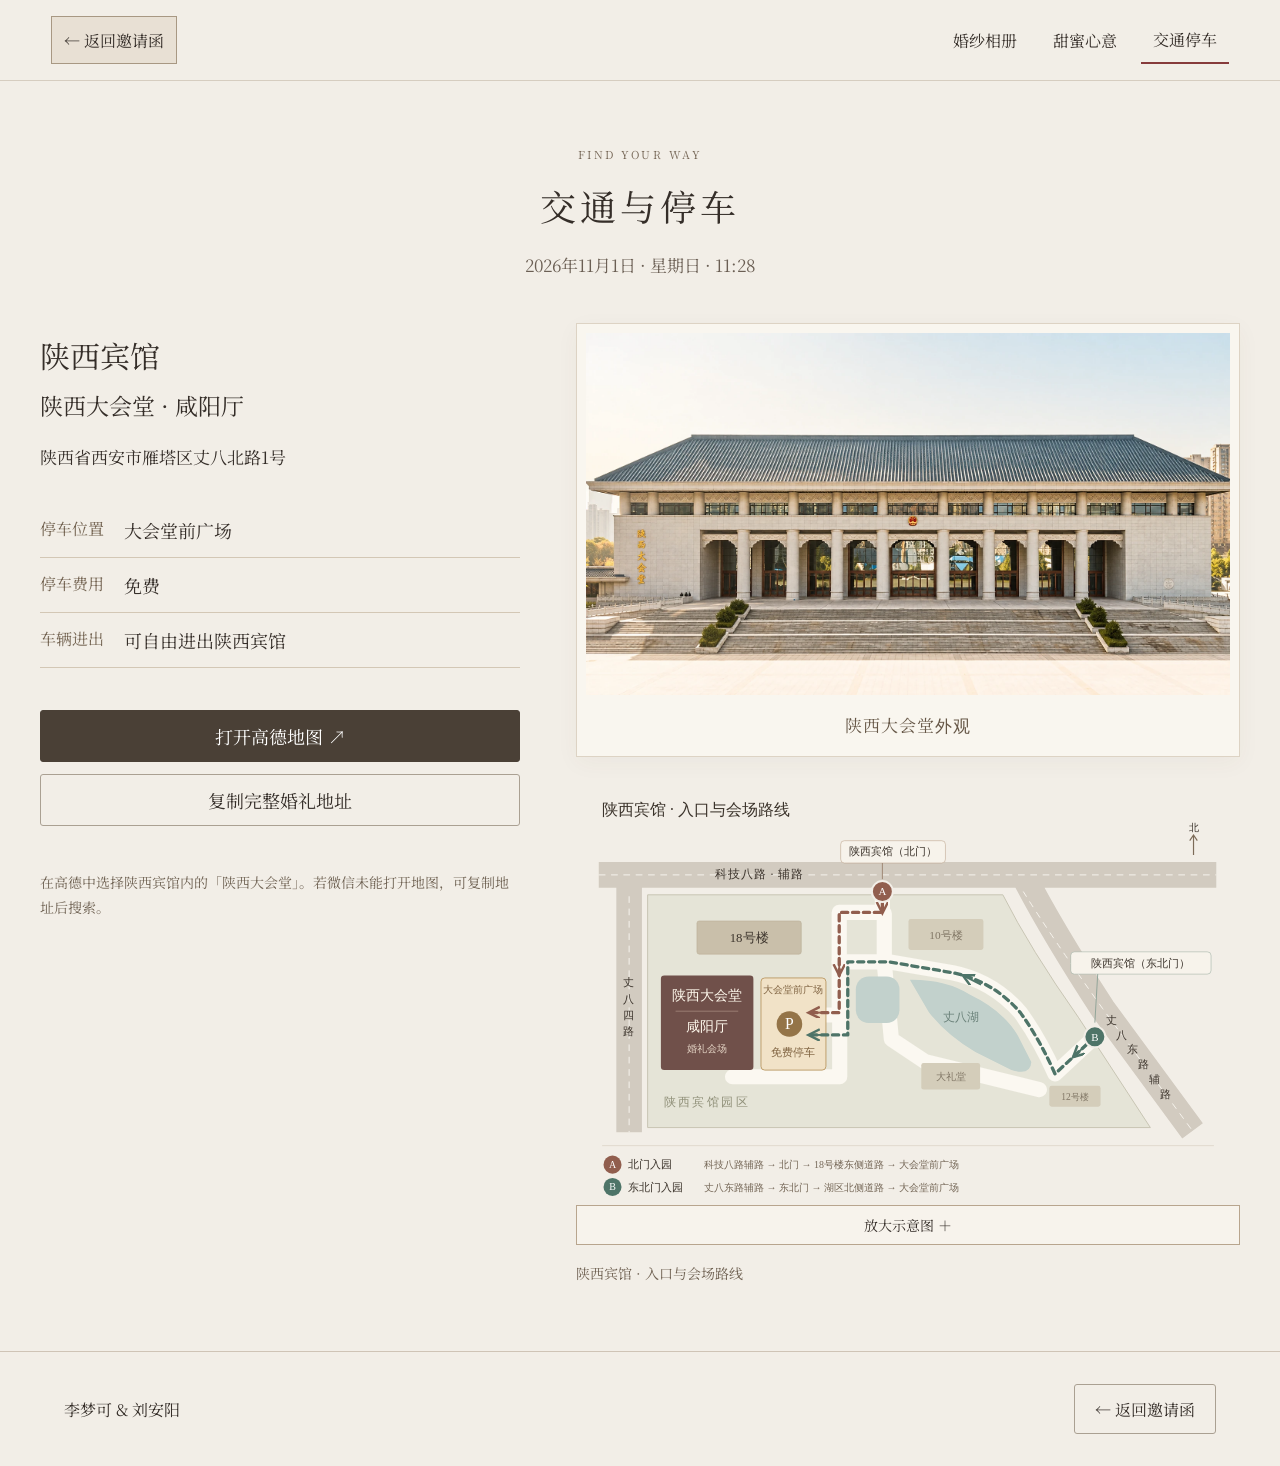
<file: travel.html>
<!doctype html><html lang="zh-CN"><head><meta charset="utf-8"><meta name="viewport" content="width=device-width, initial-scale=1"><meta name="theme-color" content="#eee8df"><meta name="robots" content="noindex,nofollow"><title>交通停车 · 梦可与安阳</title><meta name="description" content="11月1日 周日 11:28｜陕西宾馆·咸阳厅。愿与你，共享这一日的欢喜。"><meta property="og:title" content="李梦可 & 刘安阳 · 婚礼邀请函"><meta property="og:description" content="11月1日 周日 11:28｜陕西宾馆·咸阳厅。愿与你，共享这一日的欢喜。"><meta property="og:type" content="website"><meta property="og:locale" content="zh_CN"><meta property="og:site_name" content="梦可与安阳"><meta property="og:image" content="https://mengke-anyang.date/assets/share-portrait-v3.jpg"><meta property="og:image:type" content="image/jpeg"><meta property="og:image:width" content="600"><meta property="og:image:height" content="800"><meta property="og:image:alt" content="梦可与安阳的婚礼肖像"><meta name="twitter:card" content="summary"><meta name="twitter:title" content="李梦可 & 刘安阳 · 婚礼邀请函"><meta name="twitter:description" content="11月1日 周日 11:28｜陕西宾馆·咸阳厅。愿与你，共享这一日的欢喜。"><meta name="twitter:image" content="https://mengke-anyang.date/assets/share-portrait-v3.jpg"><link rel="icon" type="image/png" sizes="32x32" href="logo-seal-v1-32.png"><link rel="icon" type="image/svg+xml" sizes="any" href="logo-seal-v1.svg"><link rel="apple-touch-icon" sizes="180x180" href="logo-seal-v1-180.png"><link rel="preload" href="assets/wedding-serif-v4.woff2" as="font" type="font/woff2" crossorigin><link rel="stylesheet" href="site-v5.css"><meta property="og:url" content="https://mengke-anyang.date/travel.html"><link rel="canonical" href="https://mengke-anyang.date/travel.html"><link rel="stylesheet" href="venue-photo-v1.css"></head><body><header class="sub-header"><a class="back-home" href="./">← 返回邀请函</a><nav aria-label="页面导航"><a href="photos.html">婚纱相册</a><a href="favors.html">甜蜜心意</a><a href="travel.html" aria-current="page">交通停车</a></nav></header><main class="page-wrap travel-wrap"><section class="page-intro"><p class="eyebrow">FIND YOUR WAY</p><h1>交通与停车</h1><p>2026年11月1日 · 星期日 · 11:28</p></section><section class="travel-layout"><div class="travel-info"><h2>陕西宾馆</h2><p class="hall-name">陕西大会堂 · 咸阳厅</p><address>陕西省西安市雁塔区丈八北路1号</address><dl><div><dt>停车位置</dt><dd>大会堂前广场</dd></div><div><dt>停车费用</dt><dd>免费</dd></div><div><dt>车辆进出</dt><dd>可自由进出陕西宾馆</dd></div></dl><a class="button primary" href="https://uri.amap.com/search?keyword=%E9%99%95%E8%A5%BF%E5%A4%A7%E4%BC%9A%E5%A0%82&amp;city=610100&amp;view=map&amp;src=mengke-anyang.date&amp;callnative=1" target="_blank" rel="noopener">打开高德地图 ↗</a><button class="button" id="copy-address">复制完整婚礼地址</button><p id="copy-status" role="status" aria-live="polite"></p><p class="travel-tip">在高德中选择陕西宾馆内的「陕西大会堂」。若微信未能打开地图，可复制地址后搜索。</p></div><div class="venue-visuals"><figure class="venue-photo" id="venue-photo"><a href="venue-exterior-v2.webp" data-viewer data-viewer-group="exterior" data-caption="陕西大会堂外观" aria-label="放大陕西大会堂外观照片"><img src="venue-exterior-v2.webp" width="1536" height="864" alt="陕西大会堂正面外观：灰色屋顶、金色楼名、门廊与楼前台阶"></a><figcaption>陕西大会堂外观</figcaption></figure><figure class="map-figure"><a href="assets/venue-diagram-v4.svg" data-viewer data-viewer-group="map" data-caption="陕西宾馆 · 入口与会场路线" aria-label="放大会场位置示意图"><img src="assets/venue-diagram-v4.svg" width="1400" height="880" alt="陕西宾馆入口与会场路线：科技八路辅路北门、丈八东路辅路东北门与大会堂前广场"><span class="zoom-label">放大示意图 ＋</span></a><figcaption>陕西宾馆 · 入口与会场路线</figcaption></figure></div></section></main><footer class="sub-footer"><span>李梦可 & 刘安阳</span><a href="./" class="button">← 返回邀请函</a></footer><dialog id="viewer" aria-label="大图查看"><button class="viewer-close" aria-label="关闭大图">关闭 ×</button><figure><img id="viewer-image" alt=""><figcaption id="viewer-caption"></figcaption></figure><div class="viewer-controls"><button id="previous">← 上一张</button><button id="next">下一张 →</button></div></dialog><script src="travel-viewer-v1.js" defer></script><!-- Cloudflare Web Analytics --><script type='module' src='https://static.cloudflareinsights.com/beacon.min.js' data-cf-beacon='{"token": "6df7eee78b57418db3912f389b7b6bc4"}'></script><!-- End Cloudflare Web Analytics -->  <script defer src="visit-log-v1.js"></script>
</body></html>
</file>
<file: site-v7.css>
@font-face{font-family:Wedding;src:url('assets/wedding-serif-v4.woff2') format('woff2');font-display:swap;font-weight:400 700}*{box-sizing:border-box}html{color:#352e29;background:#f2eee7;font-family:Wedding,'Songti SC',SimSun,serif;font-variant-numeric:lining-nums tabular-nums}body{margin:0}button,a,input{font:inherit}a{color:inherit}button,a{-webkit-tap-highlight-color:transparent}button{cursor:pointer}button:focus-visible,a:focus-visible,summary:focus-visible{outline:3px solid #963d39;outline-offset:5px}img{max-width:100%;display:block}figure,p,h1,h2,h3,blockquote{margin:0}button{color:inherit}button,.button{border:1px solid #aaa092;background:transparent;border-radius:3px;min-height:50px;padding:12px 20px;text-decoration:none;display:inline-flex;align-items:center;justify-content:center;gap:8px}a:hover,button:hover{color:#842f35}.invitation-home{background:#e4ded4}.invitation-shell{display:grid;grid-template-columns:1fr 1fr;min-height:100svh;max-width:1600px;margin:auto}.welcome-portrait{position:relative;min-height:100svh}.welcome-portrait>img{position:absolute;width:100%;height:100%;object-fit:cover;object-position:50% 49%}.welcome-portrait figcaption{position:absolute;bottom:26px;left:0;width:100%;text-align:center;font-size:12px;letter-spacing:5px;color:#fff;text-shadow:0 1px 7px #0008}.invitation-panel{display:flex;flex-direction:column;align-items:center;justify-content:center;text-align:center;padding:34px clamp(24px,4vw,70px);background:#f2eee7}.invitation-label{font-size:11px;letter-spacing:3px;color:#655c51}.invitation-label span{display:block;font-size:15px;letter-spacing:7px;margin-top:10px}.invitation-panel h1{font-size:clamp(30px,3vw,44px);font-weight:500;letter-spacing:3px;margin:25px 0}.invitation-panel h1 span{font-size:.6em;color:#8c7770;margin:0 10px}.welcome-poem{font-size:14px;line-height:1.8;color:#635a51}.welcome-poem .translation{font-size:16px;line-height:1.9;margin-top:13px}.welcome-poem cite{display:block;font-size:11px;letter-spacing:.4px;font-style:normal;margin-top:10px}.key-details{border-top:1px solid #cfc4b6;width:100%;margin-top:28px;padding-top:25px}.when-line{font-size:23px;white-space:nowrap}.when-line span{font-size:15px;margin:0 10px}.when-line strong{font-weight:500}.lunar-line{font-size:13px;margin-top:8px;color:#72675c}.venue-line{font-size:20px;line-height:1.8;margin-top:17px}.venue-line strong{font-weight:500}.parking-line{font-size:13px;line-height:1.7;margin-top:9px}.home-doors{display:grid;grid-template-columns:repeat(3,1fr);gap:10px;width:100%;margin-top:29px}.home-doors a{text-decoration:none;position:relative;text-align:left;padding:16px 12px;background:#e8e0d4;border:1px solid #b8aa97;min-height:85px;transition:background .2s}.home-doors a:hover{background:#dfd2c2}.home-doors span{display:block;font-size:18px;font-weight:600}.home-doors small{display:block;font-size:11px;margin-top:7px;color:#63594f}.home-doors b{position:absolute;right:7px;top:5px;font-size:15px;font-weight:400;color:#7a5044}.sub-header{display:flex;align-items:center;justify-content:space-between;padding:16px 4vw;border-bottom:1px solid #d6cdc0;gap:16px}.sub-header a{min-height:48px;display:inline-flex;align-items:center;text-decoration:none;padding:8px 12px;font-size:16px}.back-home{border:1px solid #a89883;background:#e8e0d4;white-space:nowrap}.sub-header nav{display:flex;gap:12px}.sub-header [aria-current]{border-bottom:2px solid #873b3b}.page-wrap{max-width:1400px;margin:auto;padding:65px 40px}.page-intro{text-align:center;margin-bottom:42px}.eyebrow{font-size:11px;letter-spacing:2.5px;color:#786959}.page-intro h1{font-size:36px;font-weight:500;letter-spacing:4px;margin:18px 0}.page-intro>p:last-child{font-size:17px;line-height:1.9;color:#6b5f54}.filter-bar{display:flex;justify-content:center;gap:10px;flex-wrap:wrap}.filter-bar button{font-size:16px;padding:12px 20px}.filter-bar [aria-pressed=true]{background:#473c33;color:#fff;border-color:#473c33}.gallery-help{text-align:center;font-size:14px;color:#73685c;margin:22px 0 30px}.photo-masonry{columns:4;column-gap:20px}.photo-tile{display:block;break-inside:avoid;margin-bottom:24px;text-decoration:none;position:relative;background:#e6ddd0;padding-bottom:14px}.photo-tile[hidden]{display:none}.photo-tile img{width:100%;height:auto}.photo-caption{font-size:14px;display:block;padding:14px 12px 0}.zoom-label{background:#f8f4eded;border:1px solid #b8a58e;display:block;padding:9px 12px;font-size:14px;text-align:center;min-height:40px}.photo-tile .zoom-label{display:inline-block;margin:12px 12px 0}.sub-footer{border-top:1px solid #cfc4b6;padding:32px 5vw;display:flex;justify-content:space-between;align-items:center;gap:15px}.favor-collection{display:grid;gap:42px}.favor-card{display:grid;grid-template-columns:1.15fr 1fr;gap:50px;align-items:center;border-top:1px solid #d1c4b2;padding-top:42px}.favor-art{display:grid;grid-template-columns:1.2fr 1fr;gap:22px;align-items:center;background:#e7e0d4;padding:24px}.favor-art a{text-decoration:none}.favor-art img{width:100%;height:auto}.favor-art .zoom-label{margin-top:15px}.favor-copy h2{font-size:30px;font-weight:500;margin:14px 0 22px}.favor-copy>p:not(.eyebrow){font-size:17px;line-height:2;color:#65584e}.favor-copy details{margin-top:25px;border-top:1px solid #c3b59f;border-bottom:1px solid #c3b59f}summary{cursor:pointer;min-height:54px;padding:16px 4px;font-size:16px}summary span{float:right}.poem-detail{padding:7px 0 22px}.poem-detail h3{font-size:20px;font-weight:500}.poem-author{font-size:13px;color:#75685c;margin:10px 0 20px}.poem-detail blockquote{font-size:16px;line-height:1.9}.poem-detail blockquote p+p{margin-top:12px}.source-link,.source-note{display:block;font-size:13px;margin-top:18px;color:#766556;line-height:1.8}.real-packaging{display:grid;grid-template-columns:1.3fr 1fr;gap:45px;margin-top:80px;align-items:center}.real-packaging h2{font-size:28px;font-weight:500;margin:18px 0}.real-packaging p:not(.eyebrow){font-size:17px;line-height:2}.travel-layout{display:grid;grid-template-columns:.8fr 1.2fr;gap:65px;align-items:start}.travel-info h2{font-size:30px;font-weight:500}.hall-name{font-size:23px;margin:12px 0 20px}.travel-info address{font-size:17px;font-style:normal;line-height:1.8}.travel-info dl{margin:30px 0}.travel-info dl div{display:flex;padding:14px 0;border-bottom:1px solid #d3c7b5;gap:20px}.travel-info dt{color:#746452;white-space:nowrap}.travel-info dd{margin:0;font-size:18px}.travel-info .button{width:100%;margin-top:12px;font-size:18px}.primary{background:#4a4036;color:#fff;border-color:#4a4036}.primary:hover{background:#6a5046;color:#fff}.travel-tip{font-size:14px;line-height:1.8;color:#706354}.calendar-link{display:inline-flex;align-items:center;min-height:50px;margin-top:18px;font-size:16px}#copy-status{font-size:14px;min-height:24px;margin:10px 0}.map-figure>a{display:block;text-decoration:none}.map-figure img{width:100%;background:#e8e1d5}.map-figure figcaption{font-size:14px;color:#6f6152;line-height:1.9;margin:15px 0}.map-source{font-size:14px;line-height:1.8}.map-source a{display:inline-block;min-height:44px;padding:10px 0}dialog{border:0;background:#201c19;color:#fff;width:100vw;height:100dvh;max-width:none;max-height:none;padding:70px 20px 85px;margin:0}dialog::backdrop{background:#201c19}dialog[open]{display:flex;align-items:center;justify-content:center}dialog figure{height:100%;width:100%;display:flex;flex-direction:column;align-items:center;justify-content:center;gap:12px}#viewer-image{min-height:0;max-height:calc(100% - 45px);max-width:100%;object-fit:contain}#viewer-caption{font-size:16px;text-align:center;line-height:1.5}.viewer-close{position:absolute;right:20px;top:12px;color:#fff;border-color:#b9a48b;background:#44392f;font-size:18px;min-width:112px}.viewer-controls{position:absolute;bottom:15px;display:flex;gap:24px}.viewer-controls button{color:#fff;background:#44392f;min-width:125px;border-color:#b9a48b}.viewer-controls button:disabled{opacity:.4;cursor:default}@media(min-width:761px) and (max-height:760px){.invitation-panel{padding:20px 28px}.invitation-panel h1{margin:15px 0;font-size:32px}.welcome-poem{font-size:12px}.welcome-poem .translation{font-size:14px;margin-top:6px}.key-details{margin-top:17px;padding-top:17px}.venue-line{margin-top:10px}.home-doors{margin-top:19px}.home-doors a{padding:14px 9px;min-height:75px}.home-doors span{font-size:16px}}
@media(max-width:1000px){.photo-masonry{columns:3}.favor-card{gap:28px}.favor-art{gap:12px;padding:15px}.travel-layout{gap:30px}.home-doors small{font-size:10px}}
@media(max-width:760px){.invitation-shell{display:flex;flex-direction:column;min-height:100svh}.welcome-portrait{min-height:0;height:33svh;flex-shrink:0}.welcome-portrait>img{object-position:50% 37%}.welcome-portrait figcaption{font-size:9px;letter-spacing:3px;bottom:11px}.invitation-panel{padding:18px 20px 20px;flex:1;justify-content:space-evenly}.invitation-label{font-size:9px;letter-spacing:2px}.invitation-label span{display:inline;margin:0 0 0 12px;font-size:12px;letter-spacing:3px}.invitation-panel h1{font-size:29px;margin:12px 0;letter-spacing:2px}.invitation-panel h1 span{margin:0 6px}.welcome-poem{font-size:11px;line-height:1.6}.welcome-poem .translation{font-size:14px;line-height:1.7;margin-top:6px}.welcome-poem cite{font-size:9px;margin-top:5px}.key-details{margin-top:13px;padding-top:13px}.when-line{font-size:22px}.when-line span{font-size:14px;margin:0 8px}.lunar-line{font-size:12px;margin-top:5px}.venue-line{font-size:18px;line-height:1.6;margin-top:9px}.parking-line{font-size:11px;margin-top:5px;white-space:nowrap}.home-doors{gap:8px;margin-top:15px}.home-doors a{padding:13px 9px 10px;min-height:66px}.home-doors span{font-size:16px}.home-doors small{font-size:10px;margin-top:5px}.home-doors b{font-size:11px;right:5px;top:3px}.sub-header{padding:10px 12px;gap:10px;flex-wrap:wrap}.sub-header nav{gap:2px;flex:1;justify-content:flex-end}.sub-header a{font-size:14px;padding:9px 8px}.page-wrap{padding:36px 18px}.page-intro{margin-bottom:25px}.page-intro h1{font-size:27px;letter-spacing:2px;margin:15px 0}.page-intro>p:last-child{font-size:15px}.filter-bar{gap:7px}.filter-bar button{font-size:14px;padding:11px 13px;min-height:48px}.gallery-help{font-size:12px;margin:18px 0 22px}.photo-masonry{columns:2;column-gap:12px}.photo-tile{margin-bottom:15px;padding-bottom:10px}.photo-caption{font-size:12px;padding:11px 9px 0;line-height:1.7}.photo-tile .zoom-label{margin:10px 9px 0;font-size:12px;padding:9px 10px}.sub-footer{padding:25px 18px;font-size:13px}.sub-footer .button{font-size:14px;padding:12px}.favor-card{display:block;padding-top:26px}.favor-copy{padding:25px 5px 0}.favor-copy h2{font-size:26px;margin:12px 0 15px}.favor-copy>p:not(.eyebrow){font-size:16px}.favor-art{padding:18px;gap:20px}.favor-art .zoom-label{font-size:12px;padding:11px 4px}.favor-collection{gap:32px}.real-packaging{display:block;margin-top:45px}.real-packaging>div{padding:25px 5px}.travel-layout{display:flex;flex-direction:column;gap:35px}.travel-info{width:100%}.map-figure{width:100%}.travel-info h2{font-size:27px}.travel-info address{font-size:16px}.travel-info dl{margin:20px 0}.map-source summary{font-size:14px}dialog{padding:75px 10px 90px}#viewer-caption{font-size:14px}.viewer-close{right:12px}.viewer-controls{gap:16px}}
@media(max-width:760px) and (max-height:740px){.welcome-portrait{height:27svh}.invitation-panel{padding:12px 17px 15px}.invitation-panel h1{font-size:26px;margin:9px 0}.welcome-poem .translation{font-size:13px}.key-details{margin-top:10px;padding-top:10px}.venue-line{font-size:17px;margin-top:7px}.home-doors{margin-top:12px}}
@media(max-width:370px){.welcome-portrait{height:23svh}.invitation-panel{padding:12px}.invitation-panel h1{font-size:25px}.when-line{font-size:20px}.parking-line{white-space:normal}.home-doors{gap:5px}.home-doors a{padding:12px 7px 10px}.home-doors span{font-size:15px}.home-doors small{font-size:9px}.welcome-poem{font-size:10px}.sub-header nav a{font-size:12px;padding:8px 6px}}
@media(prefers-reduced-motion:reduce){*{scroll-behavior:auto!important;transition:none!important}}
@media(max-width:760px){.welcome-portrait>img{object-position:50% 25%}}
@media(max-width:760px) and (max-height:740px){.welcome-portrait>img{object-position:50% 19%}}
.invitation-note{font-size:16px;letter-spacing:2px;color:#76614d;line-height:1.8}.invitation-note:before{content:'';display:block;width:32px;height:1px;background:#a79172;margin:0 auto 16px}.invitation-note small{display:block;font-size:11px;letter-spacing:.8px;color:#847461;margin-top:5px}.invitation-panel h1{margin:22px 0 25px}.home-doors a{background:transparent;border-color:#ad9c83}.home-doors span{font-weight:500}.home-doors a:last-child{background:#57473a;border-color:#57473a;color:#fff}.home-doors a:last-child small,.home-doors a:last-child b{color:#eee2d0}.home-doors a:last-child:hover{background:#6c5140}
@media(max-width:760px){.invitation-note{font-size:13px;letter-spacing:1px;line-height:1.6}.invitation-note:before{display:none}.invitation-note small{font-size:9px;margin-top:3px}.invitation-panel h1{margin:10px 0 12px}.invitation-panel{justify-content:center}.invitation-note{margin-bottom:2px}.welcome-portrait{height:34svh}.home-doors{margin-top:17px}}
@media(max-width:760px) and (max-height:740px){.welcome-portrait{height:27svh}.invitation-panel{padding-top:10px;padding-bottom:12px}.invitation-note{font-size:12px}.invitation-panel h1{margin:7px 0 9px}.home-doors{margin-top:12px}}
@media(max-width:370px){.welcome-portrait{height:21svh}.invitation-note{font-size:11px}.invitation-panel{padding-top:8px;padding-bottom:8px}}
/* v3: quieter invitation, larger portrait, compact landscape venue plan. */
.invitation-shell{grid-template-columns:1.15fr 1fr}.invitation-panel{padding:35px clamp(22px,3vw,54px)}.invitation-panel h1{margin:26px 0 32px}.key-details{margin-top:0;padding-top:27px}.when-line{font-size:24px}.when-line span{font-size:inherit;margin:0 10px}.lunar-line{font-size:16px;line-height:1.8;margin-top:12px}.venue-line{display:flex;justify-content:center;align-items:center;gap:13px;white-space:nowrap;font-size:19px;margin-top:27px}.home-doors{margin-top:35px}.home-doors a:last-child{background:transparent;color:inherit;border-color:#ad9c83}.home-doors a:last-child small{color:#63594f}.home-doors a:last-child b{color:#7a5044}.home-doors a:last-child:hover{background:#dfd2c2}.map-figure img{height:auto;aspect-ratio:1000/620;object-fit:contain}.map-figure{max-width:660px}.travel-layout{grid-template-columns:.95fr 1.05fr;gap:45px}
@media(max-width:1000px) and (min-width:761px){.when-line{font-size:21px}.venue-line{font-size:16px;gap:8px}.invitation-panel{padding-left:20px;padding-right:20px}.lunar-line{font-size:15px}}
@media(max-width:760px){.welcome-portrait{height:52svh}.welcome-portrait>img{object-position:50% 30%}.invitation-panel{padding:17px 18px 20px;justify-content:center}.invitation-panel h1{margin:12px 0 17px;font-size:28px}.key-details{padding-top:16px;margin-top:0}.when-line{font-size:21px}.when-line span{font-size:inherit;margin:0 8px}.lunar-line{font-size:15px;line-height:1.7;margin-top:8px}.venue-line{font-size:17px;gap:10px;margin-top:16px}.home-doors{margin-top:20px}.home-doors a{min-height:66px}.home-doors small{font-size:10px}.map-figure{max-width:none}.travel-layout{gap:25px}}
@media(max-width:760px) and (max-height:740px){.welcome-portrait{height:45svh}.welcome-portrait>img{object-position:50% 26%}.invitation-panel{padding:12px 17px}.invitation-panel h1{font-size:26px;margin:9px 0 12px}.key-details{padding-top:12px}.lunar-line{font-size:14px;margin-top:6px}.venue-line{margin-top:12px;font-size:16px}.home-doors{margin-top:15px}}
@media(max-width:370px){.welcome-portrait{height:41svh}.invitation-panel{padding:10px 12px}.invitation-panel h1{font-size:25px;margin:7px 0 10px}.when-line{font-size:19px}.when-line span{margin:0 6px}.lunar-line{font-size:14px}.venue-line{font-size:15px;gap:8px;margin-top:10px}.home-doors{margin-top:12px}.home-doors small{font-size:9px}}
/* v4: personal welcome, balanced front/back packaging and restrained navigation emphasis. */
.invitation-note{font-size:18px}.invitation-note small{font-size:13px}.venue-line{gap:7px}.venue-dot{color:#8b7a67}.home-doors a:last-child{background:#e5dccd;border-color:#a69275}.home-doors a:last-child:hover{background:#dcd0bd}.home-doors a:last-child small{color:#635647}.home-doors a:last-child b{color:#795f45}.favor-art{grid-template-columns:repeat(2,minmax(0,1fr));align-items:start;padding:10px;gap:16px;background:transparent}.favor-art img{width:100%;height:auto;aspect-ratio:1/2;object-fit:contain}.favor-art .zoom-label{margin-top:12px}.favor-art a{min-width:0}.favor-copy{min-width:0}.favor-card{grid-template-columns:1.2fr 1fr}.page-intro>p:last-child{max-width:740px;margin-left:auto;margin-right:auto}
@media(max-width:760px){.invitation-note{font-size:15px;letter-spacing:.5px}.invitation-note small{font-size:11px;letter-spacing:.2px}.venue-line{gap:5px}.favor-art{padding:0;gap:12px}.favor-art .zoom-label{font-size:13px}.favor-card{display:block}.favor-copy{padding-top:25px}}
@media(max-width:760px) and (max-height:740px){.invitation-note{font-size:14px}.invitation-note small{font-size:11px}}
@media(max-width:370px){.invitation-note{font-size:13px}.invitation-note small{font-size:10px}.venue-line{gap:4px}}

/* Approved cream photo border and white upper-left signature. */
.welcome-portrait figcaption{color:#fff;font-weight:400;font-size:14px;letter-spacing:5px;text-shadow:0 1px 3px #0009,0 0 12px #0004}@media(max-width:760px){.welcome-portrait figcaption{font-size:11px;letter-spacing:3.4px;bottom:14px}}.welcome-portrait{background:#f2eee7}.welcome-portrait>img{inset:14px;width:calc(100% - 28px);height:calc(100% - 28px)}.welcome-portrait figcaption{bottom:34px}@media(max-width:760px){.welcome-portrait>img{inset:10px;width:calc(100% - 20px);height:calc(100% - 20px)}.welcome-portrait figcaption{bottom:24px}}.welcome-portrait figcaption{top:39px;left:38px;bottom:auto;width:auto;text-align:left;color:#fff}.welcome-portrait figcaption:after{content:"";display:block;width:35px;height:1px;background:#fff8;margin-top:14px}@media(max-width:760px){.welcome-portrait figcaption{top:32px;left:30px;bottom:auto;font-size:11px;letter-spacing:2.8px}.welcome-portrait figcaption:after{width:27px;margin-top:10px}}

/* v7: a more spacious edited photo collection and slightly clearer invitation details. */
.invitation-note{font-size:19px}.invitation-note small{font-size:14px}.lunar-line{font-size:17px}.venue-line{font-size:20px}
.photo-masonry{columns:3;column-gap:24px}.photo-tile{margin-bottom:24px}.photo-caption{line-height:1.8}
@media(min-width:761px) and (max-width:1000px){.invitation-note{font-size:18px}.venue-line{font-size:17px}.lunar-line{font-size:16px}.photo-masonry{columns:2}}
@media(max-width:760px){.invitation-note{font-size:16px}.invitation-note small{font-size:12px}.lunar-line{font-size:16px}.venue-line{font-size:18px}.photo-masonry{columns:2;column-gap:12px}.photo-tile{margin-bottom:18px}}
@media(max-width:760px) and (max-height:740px){.invitation-note{font-size:15px}.invitation-note small{font-size:12px}.lunar-line{font-size:15px}.venue-line{font-size:17px}}
@media(max-width:370px){.invitation-note{font-size:14px}.invitation-note small{font-size:11px}.lunar-line{font-size:15px}.venue-line{font-size:16px}}
</file>
<file: site-v5.css>
@font-face{font-family:Wedding;src:url('assets/wedding-serif-v4.woff2') format('woff2');font-display:swap;font-weight:400 700}*{box-sizing:border-box}html{color:#352e29;background:#f2eee7;font-family:Wedding,'Songti SC',SimSun,serif;font-variant-numeric:lining-nums tabular-nums}body{margin:0}button,a,input{font:inherit}a{color:inherit}button,a{-webkit-tap-highlight-color:transparent}button{cursor:pointer}button:focus-visible,a:focus-visible,summary:focus-visible{outline:3px solid #963d39;outline-offset:5px}img{max-width:100%;display:block}figure,p,h1,h2,h3,blockquote{margin:0}button{color:inherit}button,.button{border:1px solid #aaa092;background:transparent;border-radius:3px;min-height:50px;padding:12px 20px;text-decoration:none;display:inline-flex;align-items:center;justify-content:center;gap:8px}a:hover,button:hover{color:#842f35}.invitation-home{background:#e4ded4}.invitation-shell{display:grid;grid-template-columns:1fr 1fr;min-height:100svh;max-width:1600px;margin:auto}.welcome-portrait{position:relative;min-height:100svh}.welcome-portrait>img{position:absolute;width:100%;height:100%;object-fit:cover;object-position:50% 49%}.welcome-portrait figcaption{position:absolute;bottom:26px;left:0;width:100%;text-align:center;font-size:12px;letter-spacing:5px;color:#fff;text-shadow:0 1px 7px #0008}.invitation-panel{display:flex;flex-direction:column;align-items:center;justify-content:center;text-align:center;padding:34px clamp(24px,4vw,70px);background:#f2eee7}.invitation-label{font-size:11px;letter-spacing:3px;color:#655c51}.invitation-label span{display:block;font-size:15px;letter-spacing:7px;margin-top:10px}.invitation-panel h1{font-size:clamp(30px,3vw,44px);font-weight:500;letter-spacing:3px;margin:25px 0}.invitation-panel h1 span{font-size:.6em;color:#8c7770;margin:0 10px}.welcome-poem{font-size:14px;line-height:1.8;color:#635a51}.welcome-poem .translation{font-size:16px;line-height:1.9;margin-top:13px}.welcome-poem cite{display:block;font-size:11px;letter-spacing:.4px;font-style:normal;margin-top:10px}.key-details{border-top:1px solid #cfc4b6;width:100%;margin-top:28px;padding-top:25px}.when-line{font-size:23px;white-space:nowrap}.when-line span{font-size:15px;margin:0 10px}.when-line strong{font-weight:500}.lunar-line{font-size:13px;margin-top:8px;color:#72675c}.venue-line{font-size:20px;line-height:1.8;margin-top:17px}.venue-line strong{font-weight:500}.parking-line{font-size:13px;line-height:1.7;margin-top:9px}.home-doors{display:grid;grid-template-columns:repeat(3,1fr);gap:10px;width:100%;margin-top:29px}.home-doors a{text-decoration:none;position:relative;text-align:left;padding:16px 12px;background:#e8e0d4;border:1px solid #b8aa97;min-height:85px;transition:background .2s}.home-doors a:hover{background:#dfd2c2}.home-doors span{display:block;font-size:18px;font-weight:600}.home-doors small{display:block;font-size:11px;margin-top:7px;color:#63594f}.home-doors b{position:absolute;right:7px;top:5px;font-size:15px;font-weight:400;color:#7a5044}.sub-header{display:flex;align-items:center;justify-content:space-between;padding:16px 4vw;border-bottom:1px solid #d6cdc0;gap:16px}.sub-header a{min-height:48px;display:inline-flex;align-items:center;text-decoration:none;padding:8px 12px;font-size:16px}.back-home{border:1px solid #a89883;background:#e8e0d4;white-space:nowrap}.sub-header nav{display:flex;gap:12px}.sub-header [aria-current]{border-bottom:2px solid #873b3b}.page-wrap{max-width:1400px;margin:auto;padding:65px 40px}.page-intro{text-align:center;margin-bottom:42px}.eyebrow{font-size:11px;letter-spacing:2.5px;color:#786959}.page-intro h1{font-size:36px;font-weight:500;letter-spacing:4px;margin:18px 0}.page-intro>p:last-child{font-size:17px;line-height:1.9;color:#6b5f54}.filter-bar{display:flex;justify-content:center;gap:10px;flex-wrap:wrap}.filter-bar button{font-size:16px;padding:12px 20px}.filter-bar [aria-pressed=true]{background:#473c33;color:#fff;border-color:#473c33}.gallery-help{text-align:center;font-size:14px;color:#73685c;margin:22px 0 30px}.photo-masonry{columns:4;column-gap:20px}.photo-tile{display:block;break-inside:avoid;margin-bottom:24px;text-decoration:none;position:relative;background:#e6ddd0;padding-bottom:14px}.photo-tile[hidden]{display:none}.photo-tile img{width:100%;height:auto}.photo-caption{font-size:14px;display:block;padding:14px 12px 0}.zoom-label{background:#f8f4eded;border:1px solid #b8a58e;display:block;padding:9px 12px;font-size:14px;text-align:center;min-height:40px}.photo-tile .zoom-label{display:inline-block;margin:12px 12px 0}.sub-footer{border-top:1px solid #cfc4b6;padding:32px 5vw;display:flex;justify-content:space-between;align-items:center;gap:15px}.favor-collection{display:grid;gap:42px}.favor-card{display:grid;grid-template-columns:1.15fr 1fr;gap:50px;align-items:center;border-top:1px solid #d1c4b2;padding-top:42px}.favor-art{display:grid;grid-template-columns:1.2fr 1fr;gap:22px;align-items:center;background:#e7e0d4;padding:24px}.favor-art a{text-decoration:none}.favor-art img{width:100%;height:auto}.favor-art .zoom-label{margin-top:15px}.favor-copy h2{font-size:30px;font-weight:500;margin:14px 0 22px}.favor-copy>p:not(.eyebrow){font-size:17px;line-height:2;color:#65584e}.favor-copy details{margin-top:25px;border-top:1px solid #c3b59f;border-bottom:1px solid #c3b59f}summary{cursor:pointer;min-height:54px;padding:16px 4px;font-size:16px}summary span{float:right}.poem-detail{padding:7px 0 22px}.poem-detail h3{font-size:20px;font-weight:500}.poem-author{font-size:13px;color:#75685c;margin:10px 0 20px}.poem-detail blockquote{font-size:16px;line-height:1.9}.poem-detail blockquote p+p{margin-top:12px}.source-link,.source-note{display:block;font-size:13px;margin-top:18px;color:#766556;line-height:1.8}.real-packaging{display:grid;grid-template-columns:1.3fr 1fr;gap:45px;margin-top:80px;align-items:center}.real-packaging h2{font-size:28px;font-weight:500;margin:18px 0}.real-packaging p:not(.eyebrow){font-size:17px;line-height:2}.travel-layout{display:grid;grid-template-columns:.8fr 1.2fr;gap:65px;align-items:start}.travel-info h2{font-size:30px;font-weight:500}.hall-name{font-size:23px;margin:12px 0 20px}.travel-info address{font-size:17px;font-style:normal;line-height:1.8}.travel-info dl{margin:30px 0}.travel-info dl div{display:flex;padding:14px 0;border-bottom:1px solid #d3c7b5;gap:20px}.travel-info dt{color:#746452;white-space:nowrap}.travel-info dd{margin:0;font-size:18px}.travel-info .button{width:100%;margin-top:12px;font-size:18px}.primary{background:#4a4036;color:#fff;border-color:#4a4036}.primary:hover{background:#6a5046;color:#fff}.travel-tip{font-size:14px;line-height:1.8;color:#706354}.calendar-link{display:inline-flex;align-items:center;min-height:50px;margin-top:18px;font-size:16px}#copy-status{font-size:14px;min-height:24px;margin:10px 0}.map-figure>a{display:block;text-decoration:none}.map-figure img{width:100%;background:#e8e1d5}.map-figure figcaption{font-size:14px;color:#6f6152;line-height:1.9;margin:15px 0}.map-source{font-size:14px;line-height:1.8}.map-source a{display:inline-block;min-height:44px;padding:10px 0}dialog{border:0;background:#201c19;color:#fff;width:100vw;height:100dvh;max-width:none;max-height:none;padding:70px 20px 85px;margin:0}dialog::backdrop{background:#201c19}dialog[open]{display:flex;align-items:center;justify-content:center}dialog figure{height:100%;width:100%;display:flex;flex-direction:column;align-items:center;justify-content:center;gap:12px}#viewer-image{min-height:0;max-height:calc(100% - 45px);max-width:100%;object-fit:contain}#viewer-caption{font-size:16px;text-align:center;line-height:1.5}.viewer-close{position:absolute;right:20px;top:12px;color:#fff;border-color:#b9a48b;background:#44392f;font-size:18px;min-width:112px}.viewer-controls{position:absolute;bottom:15px;display:flex;gap:24px}.viewer-controls button{color:#fff;background:#44392f;min-width:125px;border-color:#b9a48b}.viewer-controls button:disabled{opacity:.4;cursor:default}@media(min-width:761px) and (max-height:760px){.invitation-panel{padding:20px 28px}.invitation-panel h1{margin:15px 0;font-size:32px}.welcome-poem{font-size:12px}.welcome-poem .translation{font-size:14px;margin-top:6px}.key-details{margin-top:17px;padding-top:17px}.venue-line{margin-top:10px}.home-doors{margin-top:19px}.home-doors a{padding:14px 9px;min-height:75px}.home-doors span{font-size:16px}}
@media(max-width:1000px){.photo-masonry{columns:3}.favor-card{gap:28px}.favor-art{gap:12px;padding:15px}.travel-layout{gap:30px}.home-doors small{font-size:10px}}
@media(max-width:760px){.invitation-shell{display:flex;flex-direction:column;min-height:100svh}.welcome-portrait{min-height:0;height:33svh;flex-shrink:0}.welcome-portrait>img{object-position:50% 37%}.welcome-portrait figcaption{font-size:9px;letter-spacing:3px;bottom:11px}.invitation-panel{padding:18px 20px 20px;flex:1;justify-content:space-evenly}.invitation-label{font-size:9px;letter-spacing:2px}.invitation-label span{display:inline;margin:0 0 0 12px;font-size:12px;letter-spacing:3px}.invitation-panel h1{font-size:29px;margin:12px 0;letter-spacing:2px}.invitation-panel h1 span{margin:0 6px}.welcome-poem{font-size:11px;line-height:1.6}.welcome-poem .translation{font-size:14px;line-height:1.7;margin-top:6px}.welcome-poem cite{font-size:9px;margin-top:5px}.key-details{margin-top:13px;padding-top:13px}.when-line{font-size:22px}.when-line span{font-size:14px;margin:0 8px}.lunar-line{font-size:12px;margin-top:5px}.venue-line{font-size:18px;line-height:1.6;margin-top:9px}.parking-line{font-size:11px;margin-top:5px;white-space:nowrap}.home-doors{gap:8px;margin-top:15px}.home-doors a{padding:13px 9px 10px;min-height:66px}.home-doors span{font-size:16px}.home-doors small{font-size:10px;margin-top:5px}.home-doors b{font-size:11px;right:5px;top:3px}.sub-header{padding:10px 12px;gap:10px;flex-wrap:wrap}.sub-header nav{gap:2px;flex:1;justify-content:flex-end}.sub-header a{font-size:14px;padding:9px 8px}.page-wrap{padding:36px 18px}.page-intro{margin-bottom:25px}.page-intro h1{font-size:27px;letter-spacing:2px;margin:15px 0}.page-intro>p:last-child{font-size:15px}.filter-bar{gap:7px}.filter-bar button{font-size:14px;padding:11px 13px;min-height:48px}.gallery-help{font-size:12px;margin:18px 0 22px}.photo-masonry{columns:2;column-gap:12px}.photo-tile{margin-bottom:15px;padding-bottom:10px}.photo-caption{font-size:12px;padding:11px 9px 0;line-height:1.7}.photo-tile .zoom-label{margin:10px 9px 0;font-size:12px;padding:9px 10px}.sub-footer{padding:25px 18px;font-size:13px}.sub-footer .button{font-size:14px;padding:12px}.favor-card{display:block;padding-top:26px}.favor-copy{padding:25px 5px 0}.favor-copy h2{font-size:26px;margin:12px 0 15px}.favor-copy>p:not(.eyebrow){font-size:16px}.favor-art{padding:18px;gap:20px}.favor-art .zoom-label{font-size:12px;padding:11px 4px}.favor-collection{gap:32px}.real-packaging{display:block;margin-top:45px}.real-packaging>div{padding:25px 5px}.travel-layout{display:flex;flex-direction:column;gap:35px}.travel-info{width:100%}.map-figure{width:100%}.travel-info h2{font-size:27px}.travel-info address{font-size:16px}.travel-info dl{margin:20px 0}.map-source summary{font-size:14px}dialog{padding:75px 10px 90px}#viewer-caption{font-size:14px}.viewer-close{right:12px}.viewer-controls{gap:16px}}
@media(max-width:760px) and (max-height:740px){.welcome-portrait{height:27svh}.invitation-panel{padding:12px 17px 15px}.invitation-panel h1{font-size:26px;margin:9px 0}.welcome-poem .translation{font-size:13px}.key-details{margin-top:10px;padding-top:10px}.venue-line{font-size:17px;margin-top:7px}.home-doors{margin-top:12px}}
@media(max-width:370px){.welcome-portrait{height:23svh}.invitation-panel{padding:12px}.invitation-panel h1{font-size:25px}.when-line{font-size:20px}.parking-line{white-space:normal}.home-doors{gap:5px}.home-doors a{padding:12px 7px 10px}.home-doors span{font-size:15px}.home-doors small{font-size:9px}.welcome-poem{font-size:10px}.sub-header nav a{font-size:12px;padding:8px 6px}}
@media(prefers-reduced-motion:reduce){*{scroll-behavior:auto!important;transition:none!important}}
@media(max-width:760px){.welcome-portrait>img{object-position:50% 25%}}
@media(max-width:760px) and (max-height:740px){.welcome-portrait>img{object-position:50% 19%}}
.invitation-note{font-size:16px;letter-spacing:2px;color:#76614d;line-height:1.8}.invitation-note:before{content:'';display:block;width:32px;height:1px;background:#a79172;margin:0 auto 16px}.invitation-note small{display:block;font-size:11px;letter-spacing:.8px;color:#847461;margin-top:5px}.invitation-panel h1{margin:22px 0 25px}.home-doors a{background:transparent;border-color:#ad9c83}.home-doors span{font-weight:500}.home-doors a:last-child{background:#57473a;border-color:#57473a;color:#fff}.home-doors a:last-child small,.home-doors a:last-child b{color:#eee2d0}.home-doors a:last-child:hover{background:#6c5140}
@media(max-width:760px){.invitation-note{font-size:13px;letter-spacing:1px;line-height:1.6}.invitation-note:before{display:none}.invitation-note small{font-size:9px;margin-top:3px}.invitation-panel h1{margin:10px 0 12px}.invitation-panel{justify-content:center}.invitation-note{margin-bottom:2px}.welcome-portrait{height:34svh}.home-doors{margin-top:17px}}
@media(max-width:760px) and (max-height:740px){.welcome-portrait{height:27svh}.invitation-panel{padding-top:10px;padding-bottom:12px}.invitation-note{font-size:12px}.invitation-panel h1{margin:7px 0 9px}.home-doors{margin-top:12px}}
@media(max-width:370px){.welcome-portrait{height:21svh}.invitation-note{font-size:11px}.invitation-panel{padding-top:8px;padding-bottom:8px}}
/* v3: quieter invitation, larger portrait, compact landscape venue plan. */
.invitation-shell{grid-template-columns:1.15fr 1fr}.invitation-panel{padding:35px clamp(22px,3vw,54px)}.invitation-panel h1{margin:26px 0 32px}.key-details{margin-top:0;padding-top:27px}.when-line{font-size:24px}.when-line span{font-size:inherit;margin:0 10px}.lunar-line{font-size:16px;line-height:1.8;margin-top:12px}.venue-line{display:flex;justify-content:center;align-items:center;gap:13px;white-space:nowrap;font-size:19px;margin-top:27px}.home-doors{margin-top:35px}.home-doors a:last-child{background:transparent;color:inherit;border-color:#ad9c83}.home-doors a:last-child small{color:#63594f}.home-doors a:last-child b{color:#7a5044}.home-doors a:last-child:hover{background:#dfd2c2}.map-figure img{height:auto;aspect-ratio:1000/620;object-fit:contain}.map-figure{max-width:660px}.travel-layout{grid-template-columns:.95fr 1.05fr;gap:45px}
@media(max-width:1000px) and (min-width:761px){.when-line{font-size:21px}.venue-line{font-size:16px;gap:8px}.invitation-panel{padding-left:20px;padding-right:20px}.lunar-line{font-size:15px}}
@media(max-width:760px){.welcome-portrait{height:52svh}.welcome-portrait>img{object-position:50% 30%}.invitation-panel{padding:17px 18px 20px;justify-content:center}.invitation-panel h1{margin:12px 0 17px;font-size:28px}.key-details{padding-top:16px;margin-top:0}.when-line{font-size:21px}.when-line span{font-size:inherit;margin:0 8px}.lunar-line{font-size:15px;line-height:1.7;margin-top:8px}.venue-line{font-size:17px;gap:10px;margin-top:16px}.home-doors{margin-top:20px}.home-doors a{min-height:66px}.home-doors small{font-size:10px}.map-figure{max-width:none}.travel-layout{gap:25px}}
@media(max-width:760px) and (max-height:740px){.welcome-portrait{height:45svh}.welcome-portrait>img{object-position:50% 26%}.invitation-panel{padding:12px 17px}.invitation-panel h1{font-size:26px;margin:9px 0 12px}.key-details{padding-top:12px}.lunar-line{font-size:14px;margin-top:6px}.venue-line{margin-top:12px;font-size:16px}.home-doors{margin-top:15px}}
@media(max-width:370px){.welcome-portrait{height:41svh}.invitation-panel{padding:10px 12px}.invitation-panel h1{font-size:25px;margin:7px 0 10px}.when-line{font-size:19px}.when-line span{margin:0 6px}.lunar-line{font-size:14px}.venue-line{font-size:15px;gap:8px;margin-top:10px}.home-doors{margin-top:12px}.home-doors small{font-size:9px}}
/* v4: personal welcome, balanced front/back packaging and restrained navigation emphasis. */
.invitation-note{font-size:18px}.invitation-note small{font-size:13px}.venue-line{gap:7px}.venue-dot{color:#8b7a67}.home-doors a:last-child{background:#e5dccd;border-color:#a69275}.home-doors a:last-child:hover{background:#dcd0bd}.home-doors a:last-child small{color:#635647}.home-doors a:last-child b{color:#795f45}.favor-art{grid-template-columns:repeat(2,minmax(0,1fr));align-items:start;padding:10px;gap:16px;background:transparent}.favor-art img{width:100%;height:auto;aspect-ratio:1/2;object-fit:contain}.favor-art .zoom-label{margin-top:12px}.favor-art a{min-width:0}.favor-copy{min-width:0}.favor-card{grid-template-columns:1.2fr 1fr}.page-intro>p:last-child{max-width:740px;margin-left:auto;margin-right:auto}
@media(max-width:760px){.invitation-note{font-size:15px;letter-spacing:.5px}.invitation-note small{font-size:11px;letter-spacing:.2px}.venue-line{gap:5px}.favor-art{padding:0;gap:12px}.favor-art .zoom-label{font-size:13px}.favor-card{display:block}.favor-copy{padding-top:25px}}
@media(max-width:760px) and (max-height:740px){.invitation-note{font-size:14px}.invitation-note small{font-size:11px}}
@media(max-width:370px){.invitation-note{font-size:13px}.invitation-note small{font-size:10px}.venue-line{gap:4px}}

/* v5: a soft photographic edge and deliberate sentence rhythm on phones. */
.invitation-home,.invitation-shell,.welcome-portrait{background:#f2eee7}
.welcome-portrait::after{content:"";position:absolute;inset:0;pointer-events:none;background:linear-gradient(to right,transparent 78%,rgba(242,238,231,.12) 85%,rgba(242,238,231,.52) 94%,#f2eee7 100%)}
.welcome-portrait figcaption{z-index:1;font-size:14px;letter-spacing:5.2px;color:#715c43;text-shadow:0 1px 5px #fff9;font-weight:500}
.favor-welcome{max-width:740px;margin:25px auto 0;color:#6b5f54;font-size:17px;line-height:2;text-wrap:pretty}
.favor-welcome p+p{margin-top:13px}
.favor-welcome .welcome-thanks{margin-top:20px;color:#76624d}
@media(max-width:760px){
 .welcome-portrait::after{background:linear-gradient(to bottom,transparent 76%,rgba(242,238,231,.12) 82%,rgba(242,238,231,.48) 91%,#f2eee7 100%)}
 .welcome-portrait figcaption{font-size:11px;letter-spacing:3.4px;bottom:14px}
 .favor-welcome{font-size:15px;line-height:1.9;letter-spacing:.3px;margin-top:23px;padding:0 4px}
 .favor-welcome span{display:block;text-wrap:balance}
 .favor-welcome p+p{margin-top:15px}
 .favor-welcome .welcome-thanks{margin-top:19px;text-wrap:balance}
}
</file>
<file: favor-contents-v1.css>
@font-face{font-family:WeddingContents;src:url('favor-serif-v1.woff') format('woff');font-display:swap;font-weight:400 700}
html{font-family:WeddingContents,'Songti SC',SimSun,serif;scroll-behavior:smooth}
.favor-contents-page{max-width:1180px}
.favor-contents-page .page-intro{margin-bottom:28px}
.favor-jump{display:flex;justify-content:center;gap:14px;margin:0 auto 68px}
.favor-jump a{display:flex;align-items:center;justify-content:space-between;gap:32px;min-height:52px;padding:12px 22px;min-width:188px;border:1px solid #b9aa98;color:#544638;text-decoration:none;font-size:17px}
.favor-jump a:hover{background:#e9e1d5}
.favor-jump span{color:#854c45}
.sweet-gift{border-top:1px solid #cfc1b0;padding-top:58px;scroll-margin-top:24px}
.sweet-heading,.wrap-heading{text-align:center}
.sweet-heading h2,.wrap-heading h2{font-size:36px;letter-spacing:2px;font-weight:400;line-height:1.5;margin:14px 0 20px;color:#40342c}
.sweet-heading>p:last-child,.wrap-heading>p:last-child{font-size:17px;line-height:1.95;color:#6b5f54;text-wrap:pretty}
.small-break{display:none}
.sweet-still-life{margin:34px auto 0;max-width:960px}
.sweet-still-life img{width:100%;height:auto;border:10px solid #faf7f0;outline:1px solid #ded4c6}
.sweet-still-life figcaption{font-size:15px;color:#756657;text-align:center;margin-top:18px;line-height:1.8;letter-spacing:.5px}
.sweet-wishes{display:grid;grid-template-columns:repeat(3,minmax(0,1fr));column-gap:36px;row-gap:0;max-width:960px;margin:40px auto 0}
.sweet-wishes>div{border-top:1px solid #d7cabb;padding:23px 4px 28px}
.sweet-wishes dt{display:flex;align-items:center;gap:14px;flex-wrap:wrap}
.sweet-name{font-size:23px;color:#40342c;white-space:nowrap}
.sweet-meaning{font-size:14px;color:#884e46;letter-spacing:1px;white-space:nowrap}
.sweet-wishes dd{margin:12px 0 0;font-size:16px;line-height:1.95;color:#6b5f54}
.sweet-pair{max-width:960px;margin:4px auto 0;text-align:center;padding:28px 18px;background:#eae2d6;border-top:1px solid #c5b59f;border-bottom:1px solid #c5b59f}
.sweet-pair .pair-name{font-size:23px;letter-spacing:1px;color:#68443b}
.pair-name span{padding:0 10px;color:#af9681}
.sweet-pair>p:last-child{font-size:17px;line-height:1.9;margin-top:12px;color:#655649}
.wrap-heading{padding:80px 0 32px;scroll-margin-top:10px}
.wrap-heading h2{font-size:32px;margin-bottom:14px}
@media(max-width:760px){
 .favor-jump{gap:10px;margin-bottom:42px}.favor-jump a{min-width:0;flex:1;max-width:210px;padding:12px 14px;font-size:16px;gap:10px}
 .sweet-gift{padding-top:36px}.sweet-heading h2,.wrap-heading h2{font-size:28px;letter-spacing:1px;margin:12px 0 17px}
 .sweet-heading>p:last-child,.wrap-heading>p:last-child{font-size:16px;line-height:1.9}
 .small-break{display:initial}
 .sweet-still-life{margin-top:25px}.sweet-still-life img{border-width:5px}.sweet-still-life figcaption{font-size:14px;letter-spacing:0;margin-top:15px}
 .sweet-wishes{grid-template-columns:repeat(2,minmax(0,1fr));column-gap:20px;margin-top:28px}.sweet-wishes>div{padding:20px 0 23px}
 .sweet-wishes dt{display:block}.sweet-name{display:block;font-size:23px}.sweet-meaning{display:block;margin-top:7px;font-size:15px;letter-spacing:.5px}
 .sweet-wishes dd{font-size:15px;line-height:1.85;margin-top:10px;text-wrap:pretty}.sweet-wishes dd br{display:none}
 .sweet-pair{padding:24px 12px}.sweet-pair .pair-name{font-size:21px}.pair-name span{padding:0 5px}.sweet-pair>p:last-child{font-size:16px}
 .wrap-heading{padding:54px 0 27px}.wrap-heading>p:last-child{max-width:320px;margin:auto;text-wrap:balance}
}
@media(prefers-reduced-motion:reduce){html{scroll-behavior:auto}}
</file>
<file: photos-progress-v1.css>
.photo-tile.thumbnail-error .zoom-label{color:#842f35;border-color:#a67b70}
#viewer-image{width:100%;height:100%;object-fit:contain}
#viewer-loading{position:absolute;inset:75px 12px 120px;display:flex;flex-direction:column;align-items:center;justify-content:center;pointer-events:none;text-align:center;color:#f2eee7}
#viewer-loading[hidden],#download-ring[hidden],#viewer-retry[hidden]{display:none}
#download-ring{width:104px;height:104px;position:relative;margin-bottom:24px;font-family:system-ui,sans-serif;font-variant-numeric:tabular-nums}
#download-ring svg{width:100%;height:100%;transform:rotate(-90deg);overflow:visible}
#download-ring circle{fill:none;stroke-width:2.3}
.ring-track{stroke:#f2eee724}.ring-fill{stroke:#e1cfb3;stroke-linecap:round;stroke-dasharray:100;stroke-dashoffset:calc(100 - var(--progress,0));transition:stroke-dashoffset .15s linear}
#download-percent{position:absolute;inset:0;display:grid;place-items:center;font-size:22px;letter-spacing:.5px;color:#f2eee7}
#download-status{font-size:18px;line-height:1.6;letter-spacing:1px}
#download-size{font:13px/1.6 system-ui,sans-serif;font-variant-numeric:tabular-nums;color:#b8ada0;margin-top:10px;min-height:21px}
.indeterminate .ring-fill{stroke-dasharray:24 76;stroke-dashoffset:0;animation:loading-turn 1.2s linear infinite;transform-origin:50% 50%}
#viewer-retry{pointer-events:auto;color:#f2eee7;border-color:#a89782;background:#44392f;margin-top:22px;min-width:140px}
@keyframes loading-turn{to{transform:rotate(360deg)}}
@media(prefers-reduced-motion:reduce){.indeterminate .ring-fill{animation:none}.ring-fill{transition:none}}
</file>
<file: venue-photo-v1.css>
/* Venue exterior preview: warm photographic paper, independent single-image viewers. */
.venue-visuals{min-width:0;display:grid;gap:30px}
.venue-photo{margin:0;background:#f9f6ef;padding:9px 9px 0;border:1px solid #ddd3c4;box-shadow:0 6px 22px #55432d0b}
.venue-photo>a{display:block;overflow:hidden;cursor:zoom-in}
.venue-photo img{width:100%;height:auto;aspect-ratio:860/484;object-fit:contain;background:#eee8de}
.venue-photo figcaption{font-size:17px;letter-spacing:1px;text-align:center;padding:17px 10px 18px;color:#665747}
.venue-visuals .map-figure{max-width:none}
.venue-visuals .map-figure img{aspect-ratio:1400/880}
.venue-visuals .map-figure figcaption{margin-bottom:0}
@media(min-width:1001px){.travel-layout{grid-template-columns:.84fr 1.16fr;gap:56px}.travel-info{padding-top:10px}.travel-wrap{max-width:1300px}}
@media(max-width:760px){.venue-visuals{width:100%;gap:28px}.venue-photo{padding:6px 6px 0}.venue-photo figcaption{font-size:16px;padding:14px 8px 15px}.travel-layout{gap:28px}}
</file>
